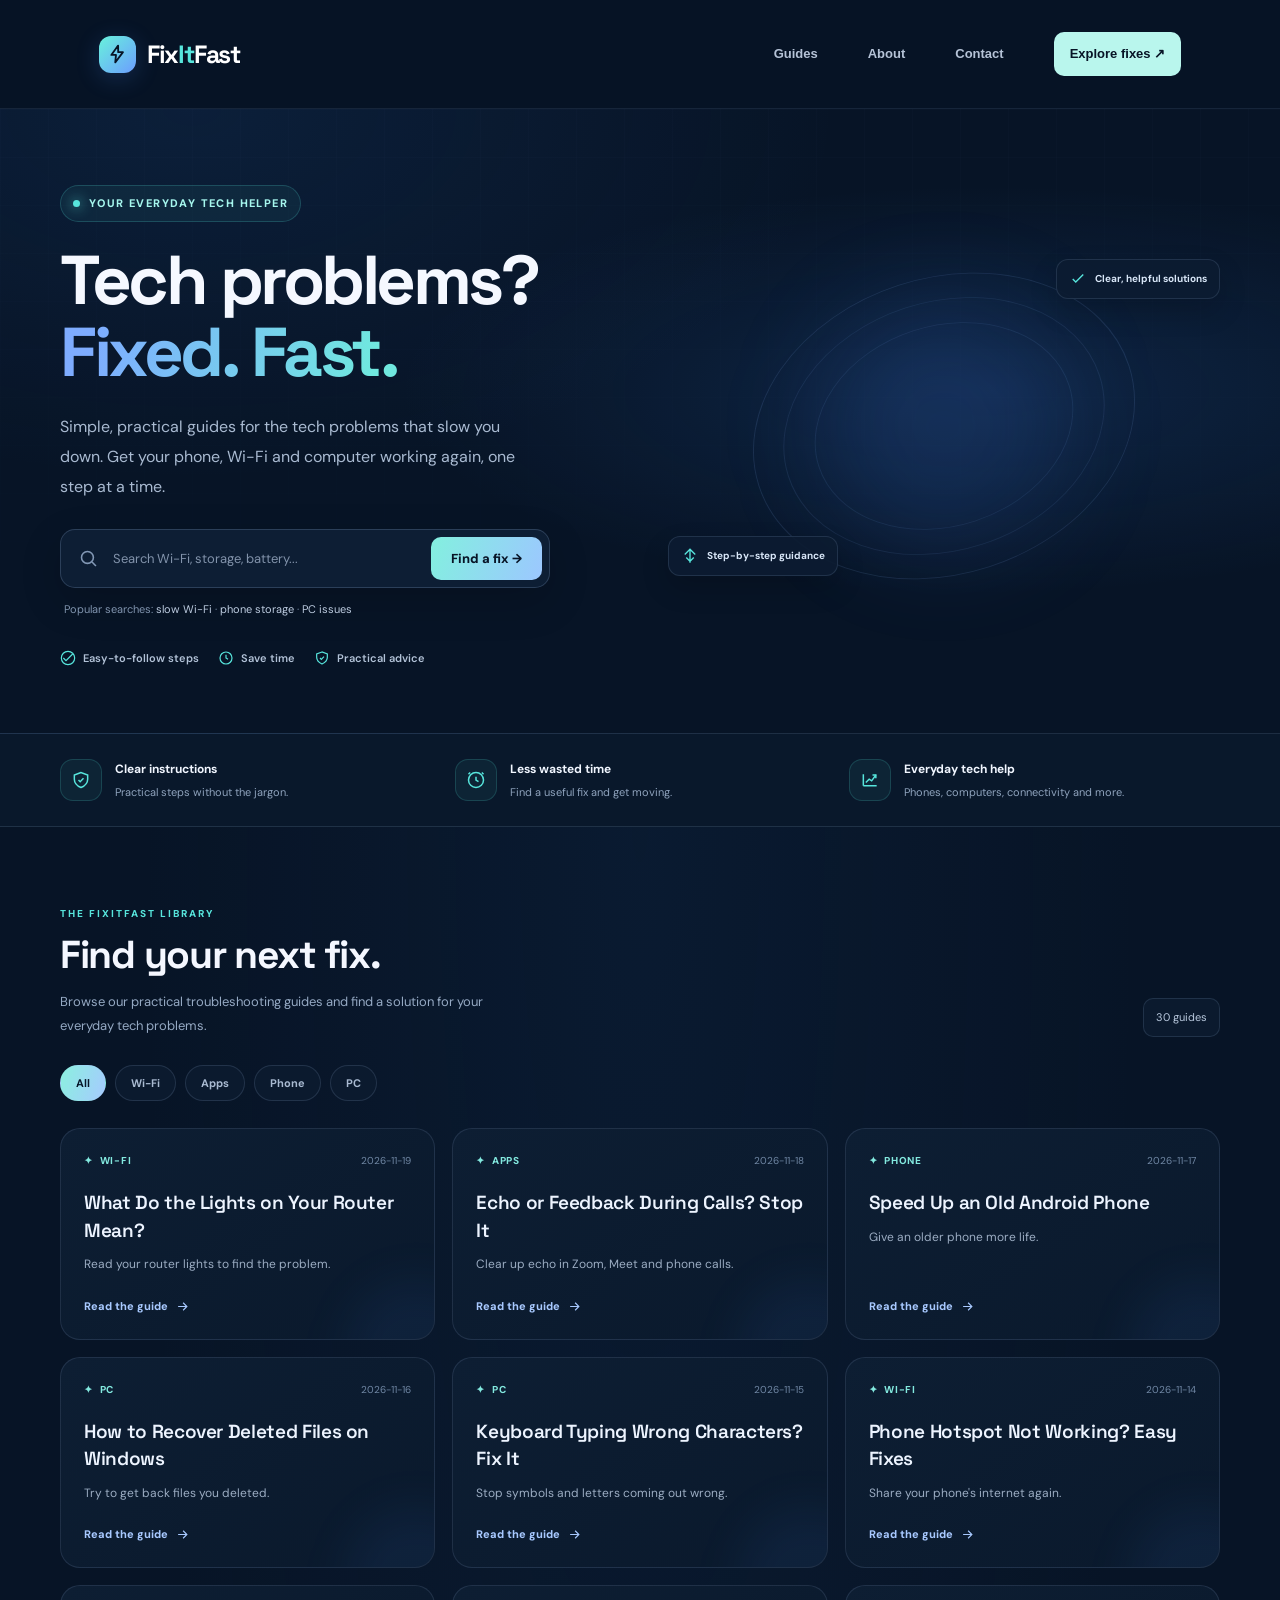
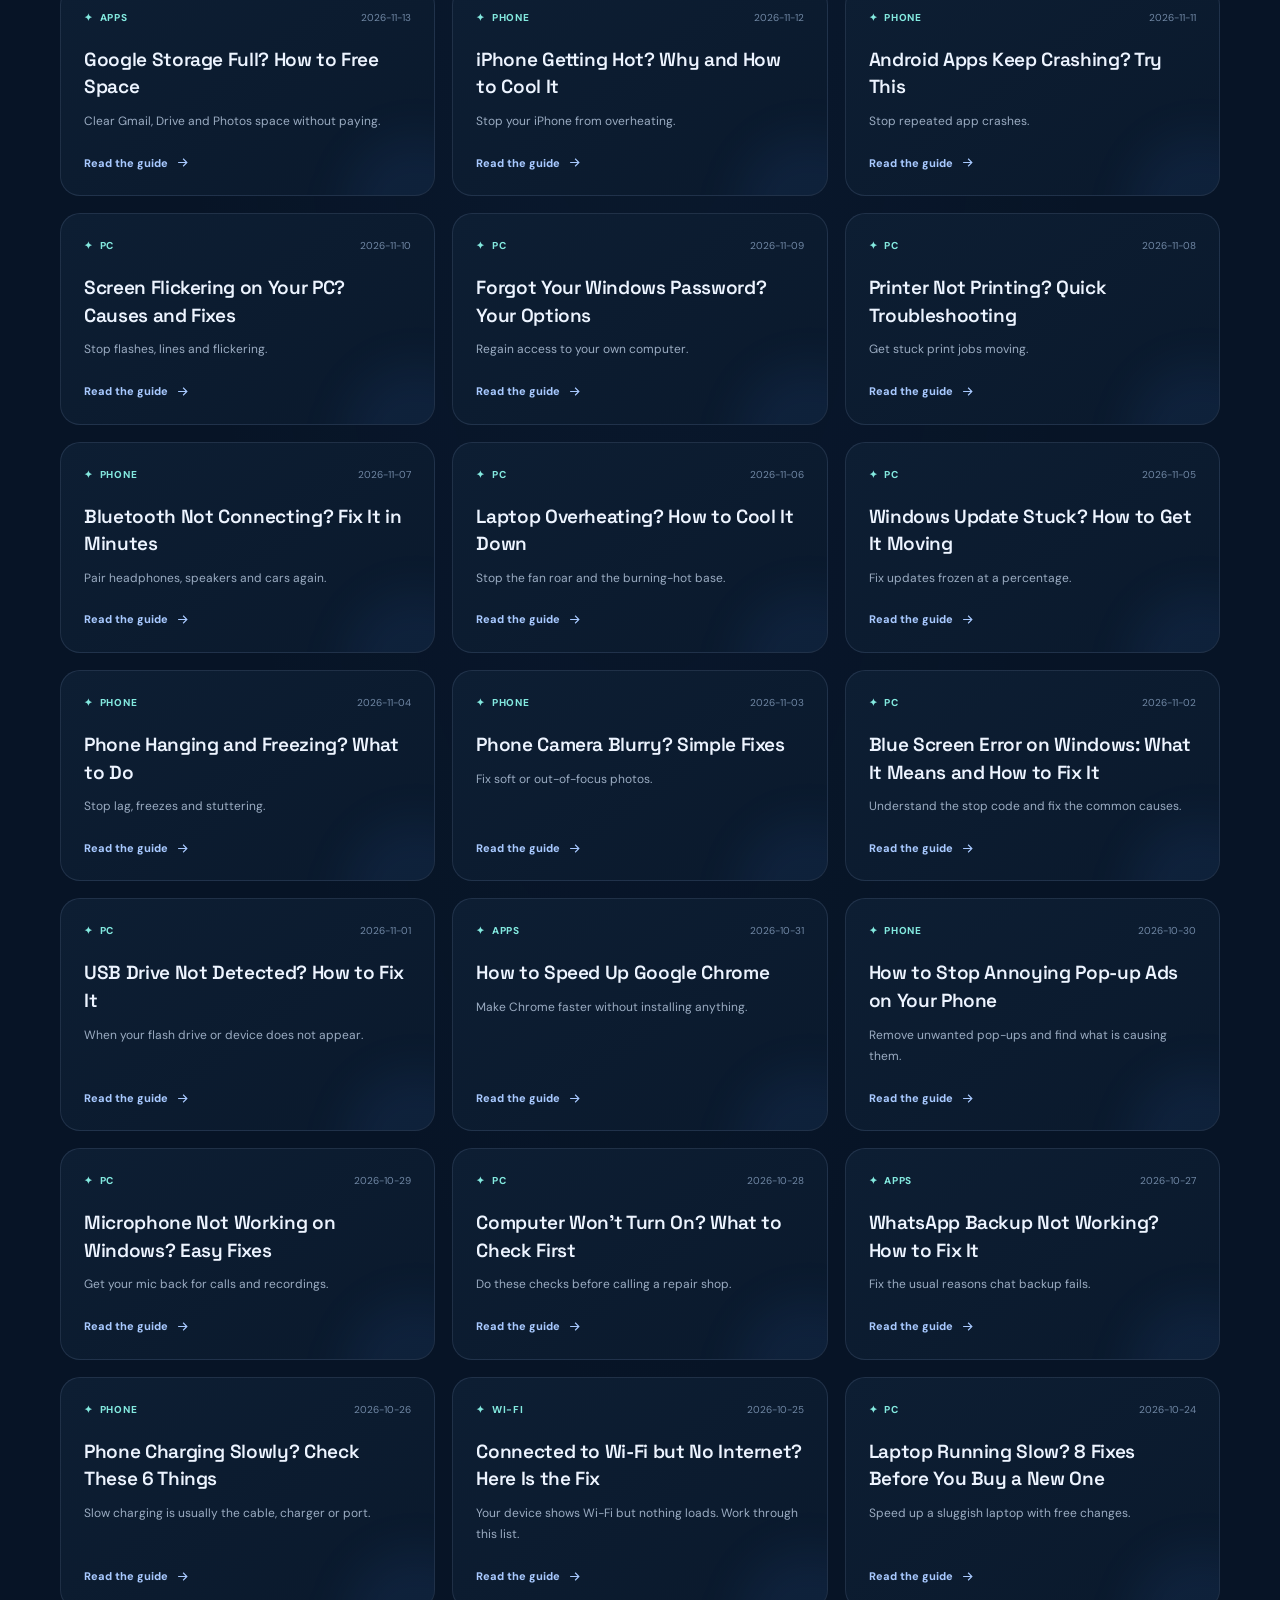
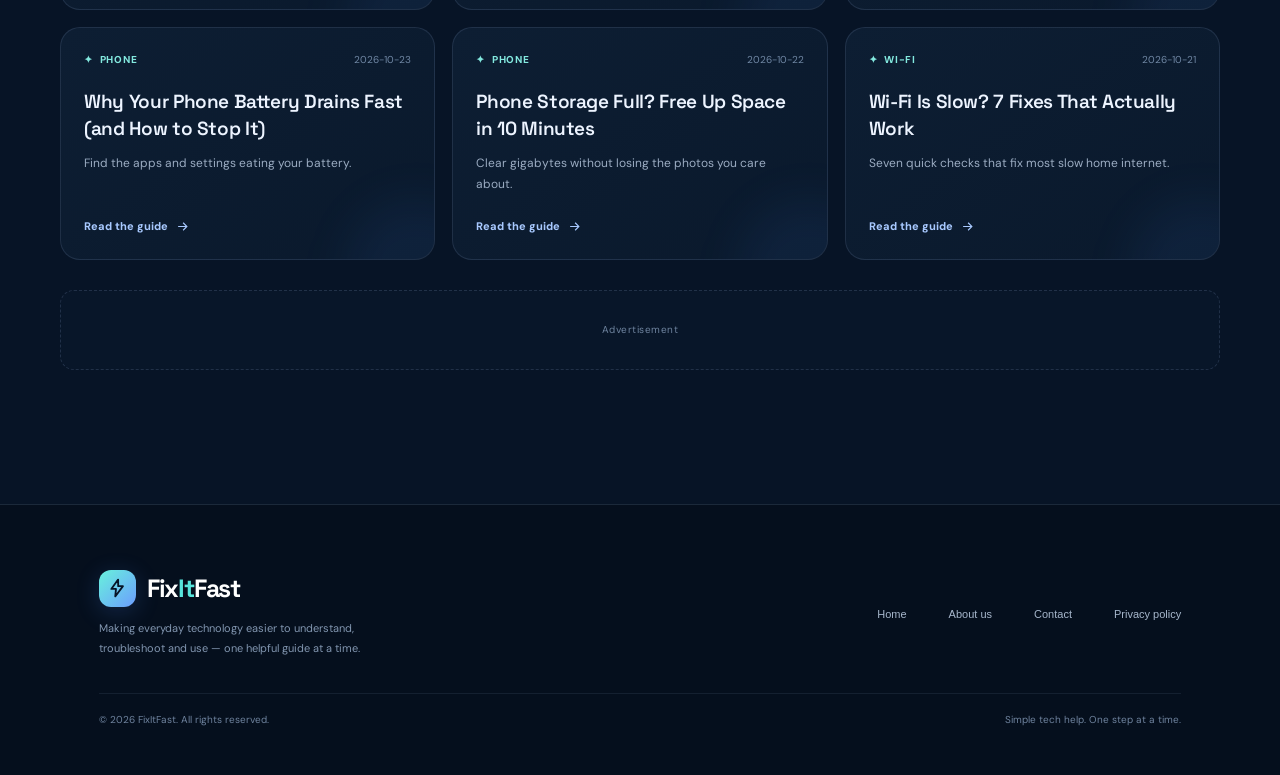
<file: index.html>
<!DOCTYPE html>
<html lang="en">
<head>
  <meta charset="utf-8">
  <meta name="viewport" content="width=device-width, initial-scale=1">

  <title>FixItFast – Simple Tech Fixes That Actually Work</title>
  <meta name="description" content="Discover simple, step-by-step solutions for phone, Wi-Fi, PC and USB problems. Fix everyday technology issues with FixItFast.">
  <meta name="theme-color" content="#071426">

  <meta property="og:title" content="FixItFast – Simple Tech Fixes">
  <meta property="og:description" content="Practical solutions for everyday phone, Wi-Fi and computer problems.">

  <link rel="preconnect" href="https://fonts.googleapis.com">
  <link rel="preconnect" href="https://fonts.gstatic.com" crossorigin>
  <link href="https://fonts.googleapis.com/css2?family=DM+Sans:wght@400;500;600;700;800&family=Space+Grotesk:wght@400;500;600;700&display=swap" rel="stylesheet">

  <!-- Keep your existing stylesheet -->
  <link rel="stylesheet" href="style.css">

  <!-- Homepage-only styles: no changes to style.css required -->
  <style>
    :root {
      --ff-bg: #071426;
      --ff-panel: #0c1c31;
      --ff-panel-light: #10243d;
      --ff-blue: #4f8cff;
      --ff-cyan: #57e5dc;
      --ff-text: #f2f6ff;
      --ff-muted: #9caec6;
      --ff-border: rgba(166, 195, 235, .14);
      --ff-radius: 20px;
    }

    html {
      scroll-behavior: smooth;
      scroll-padding-top: 90px;
    }

    body {
      margin: 0;
      background: #071426;
      color: var(--ff-text);
      font-family: "DM Sans", sans-serif;
      -webkit-font-smoothing: antialiased;
    }

    body, button, input {
      font-family: "DM Sans", sans-serif;
    }

    body a {
      text-decoration: none;
    }

    .ff-shell {
      width: min(1160px, calc(100% - 44px));
      margin-inline: auto;
    }

    /* Header */
    .ff-header {
      position: sticky;
      top: 0;
      z-index: 20;
      background: rgba(7, 20, 38, .88);
      backdrop-filter: blur(18px);
      border-bottom: 1px solid rgba(166, 195, 235, .1);
    }

    .ff-header-inner {
      width: min(1160px, calc(100% - 44px));
      min-height: 76px;
      margin: auto;
      display: flex;
      align-items: center;
      justify-content: space-between;
      gap: 24px;
    }

    .ff-logo {
      display: inline-flex;
      align-items: center;
      gap: 11px;
      color: #fff;
      font: 700 25px "Space Grotesk", sans-serif;
      letter-spacing: -1.2px;
    }

    .ff-logo-mark {
      width: 37px;
      height: 37px;
      display: grid;
      place-items: center;
      border-radius: 12px;
      color: #071426;
      background: linear-gradient(135deg, #68f2dc, #6c9dff);
      box-shadow: 0 5px 24px rgba(79, 140, 255, .2);
    }

    .ff-logo-mark svg {
      width: 22px;
      height: 22px;
    }

    .ff-logo .ff-brand-it {
      color: var(--ff-cyan);
    }

    .ff-nav {
      display: flex;
      align-items: center;
      gap: 30px;
    }

    .ff-nav a {
      color: #b5c3d7;
      font-size: 13px;
      font-weight: 600;
      transition: color .2s;
    }

    .ff-nav a:hover {
      color: #fff;
    }

    .ff-nav .ff-nav-cta {
      padding: 11px 16px;
      color: #071426;
      background: #b9f6ed;
      border-radius: 10px;
      font-weight: 800;
    }

    /* Hero */
    .ff-hero {
      position: relative;
      isolation: isolate;
      overflow: hidden;
      border-bottom: 1px solid var(--ff-border);
      background:
        radial-gradient(ellipse at 77% 45%, rgba(43, 104, 190, .20), transparent 42%),
        radial-gradient(ellipse at 15% 0%, rgba(43, 104, 190, .13), transparent 42%),
        #071426;
    }

    .ff-hero::before {
      position: absolute;
      z-index: -1;
      inset: 0;
      content: "";
      opacity: .25;
      pointer-events: none;
      background-image:
        linear-gradient(rgba(128, 164, 215, .08) 1px, transparent 1px),
        linear-gradient(90deg, rgba(128, 164, 215, .08) 1px, transparent 1px);
      background-size: 48px 48px;
      mask-image: linear-gradient(to bottom, black, transparent 95%);
    }

    .ff-hero-inner {
      width: min(1160px, calc(100% - 44px));
      min-height: 565px;
      margin: auto;
      padding: 76px 0 65px;
      display: grid;
      grid-template-columns: 1.02fr .98fr;
      align-items: center;
      gap: 34px;
      box-sizing: border-box;
    }

    .ff-hero-copy {
      position: relative;
      z-index: 2;
      max-width: 610px;
    }

    .ff-eyebrow {
      display: inline-flex;
      align-items: center;
      gap: 9px;
      margin: 0 0 23px;
      padding: 8px 12px;
      border: 1px solid rgba(87, 229, 220, .2);
      border-radius: 999px;
      background: rgba(87, 229, 220, .06);
      color: #a6f7ee;
      font-size: 11px;
      font-weight: 800;
      letter-spacing: 1.4px;
      text-transform: uppercase;
    }

    .ff-status-dot {
      width: 7px;
      height: 7px;
      border-radius: 50%;
      background: var(--ff-cyan);
      box-shadow: 0 0 13px var(--ff-cyan);
    }

    .ff-hero h1 {
      margin: 0;
      max-width: 630px;
      color: #f5f8ff;
      font: 700 clamp(43px, 5.4vw, 70px)/1.04 "Space Grotesk", sans-serif;
      letter-spacing: -3.5px;
    }

    .ff-hero h1 .ff-gradient {
      color: #77a9ff;
      background: linear-gradient(100deg, #7eacff 10%, #70e8df 92%);
      background-clip: text;
      -webkit-background-clip: text;
      -webkit-text-fill-color: transparent;
    }

    .ff-hero-description {
      max-width: 485px;
      margin: 24px 0 28px;
      color: #a9bad1;
      font-size: 16px;
      line-height: 1.85;
    }

    .ff-search {
      display: flex;
      align-items: center;
      gap: 8px;
      max-width: 490px;
      padding: 7px;
      border: 1px solid rgba(166, 195, 235, .2);
      border-radius: 15px;
      background: rgba(14, 32, 54, .93);
      box-shadow: 0 14px 42px rgba(0, 0, 0, .16);
    }

    .ff-search-icon {
      flex-shrink: 0;
      width: 21px;
      height: 21px;
      margin-left: 10px;
      color: #8298b5;
    }

    .ff-search input {
      width: 100%;
      min-width: 0;
      height: 43px;
      padding: 0 6px;
      outline: none;
      border: 0;
      color: #f5f8ff;
      background: transparent;
      font-size: 13px;
    }

    .ff-search input::placeholder {
      color: #8293ab;
    }

    .ff-search:focus-within {
      border-color: rgba(87, 229, 220, .7);
      box-shadow: 0 0 0 3px rgba(87, 229, 220, .08);
    }

    .ff-search button {
      flex-shrink: 0;
      min-height: 43px;
      padding: 0 20px;
      border: 0;
      border-radius: 10px;
      color: #071426;
      background: linear-gradient(110deg, #83f0df, #9cc7ff);
      font-size: 13px;
      font-weight: 800;
      cursor: pointer;
      transition: transform .2s, filter .2s;
    }

    .ff-search button:hover {
      transform: translateY(-1px);
      filter: brightness(1.06);
    }

    .ff-search-hint {
      margin: 12px 0 0 4px;
      color: #8094ae;
      font-size: 11px;
    }

    .ff-search-hint span {
      color: #bdcce0;
    }

    .ff-trust-row {
      display: flex;
      flex-wrap: wrap;
      gap: 19px;
      margin-top: 30px;
      color: #b2c2d7;
      font-size: 11px;
      font-weight: 600;
    }

    .ff-trust-item {
      display: inline-flex;
      align-items: center;
      gap: 7px;
    }

    .ff-trust-item svg {
      width: 16px;
      height: 16px;
      color: var(--ff-cyan);
    }

    /* Animated technology illustration */
    .ff-visual {
      position: relative;
      min-width: 0;
      min-height: 405px;
      display: grid;
      place-items: center;
      isolation: isolate;
    }

    .ff-orbit {
      position: absolute;
      width: min(390px, 90%);
      aspect-ratio: 1;
      border: 1px solid rgba(128, 170, 231, .14);
      border-radius: 50%;
      transform: rotate(-18deg) scaleY(.76);
    }

    .ff-orbit::before,
    .ff-orbit::after {
      position: absolute;
      content: "";
      border: 1px solid rgba(128, 170, 231, .11);
      border-radius: 50%;
      inset: 30px;
    }

    .ff-orbit::after {
      inset: 62px;
    }

    .ff-visual-glow {
      position: absolute;
      width: 250px;
      height: 250px;
      border-radius: 50%;
      background: rgba(61, 120, 224, .15);
      filter: blur(48px);
    }

    .ff-device-stage {
      position: relative;
      z-index: 2;
      width: min(390px, 100%);
      height: 325px;
      display: grid;
      place-items: center;
    }

    .ff-device {
      position: absolute;
      width: 100%;
      height: 100%;
      display: grid;
      place-items: center;
      opacity: 0;
      transform: translateY(15px) scale(.92);
      animation: ff-device-cycle 16s infinite;
    }

    .ff-device:nth-child(1) { animation-delay: 0s; }
    .ff-device:nth-child(2) { animation-delay: 4s; }
    .ff-device:nth-child(3) { animation-delay: 8s; }
    .ff-device:nth-child(4) { animation-delay: 12s; }

    @keyframes ff-device-cycle {
      0%   { opacity: 0; transform: translateY(15px) scale(.92); }
      5%   { opacity: 1; transform: translateY(0) scale(1); }
      22%  { opacity: 1; transform: translateY(-4px) scale(1); }
      25%  { opacity: 0; transform: translateY(-15px) scale(.96); }
      100% { opacity: 0; transform: translateY(15px) scale(.92); }
    }

    .ff-device-art {
      width: min(280px, 76%);
      max-height: 255px;
      overflow: visible;
      filter: drop-shadow(0 24px 26px rgba(0, 0, 0, .3));
    }

    .ff-device-label {
      position: absolute;
      bottom: 8px;
      left: 50%;
      display: flex;
      align-items: center;
      gap: 9px;
      padding: 10px 15px;
      border: 1px solid rgba(166, 195, 235, .18);
      border-radius: 12px;
      background: rgba(12, 28, 49, .92);
      color: #edf5ff;
      font-size: 12px;
      font-weight: 700;
      white-space: nowrap;
      box-shadow: 0 10px 30px rgba(0, 0, 0, .2);
      transform: translateX(-50%);
    }

    .ff-device-label svg {
      width: 17px;
      height: 17px;
      color: var(--ff-cyan);
    }

    .ff-floating-tag {
      position: absolute;
      z-index: 4;
      display: flex;
      align-items: center;
      gap: 8px;
      padding: 10px 12px;
      border: 1px solid rgba(166, 195, 235, .14);
      border-radius: 12px;
      background: rgba(12, 28, 49, .92);
      color: #d9e7f8;
      font-size: 10px;
      font-weight: 700;
      box-shadow: 0 12px 28px rgba(0, 0, 0, .16);
      animation: ff-float 4s ease-in-out infinite;
    }

    .ff-floating-tag svg {
      width: 18px;
      height: 18px;
      color: var(--ff-cyan);
    }

    .ff-floating-one {
      top: 35px;
      right: 0;
    }

    .ff-floating-two {
      bottom: 53px;
      left: 0;
      animation-delay: -2s;
    }

    @keyframes ff-float {
      0%, 100% { transform: translateY(0); }
      50% { transform: translateY(-8px); }
    }

    /* Benefits strip */
    .ff-benefits {
      border-bottom: 1px solid var(--ff-border);
      background: #09182b;
    }

    .ff-benefits-inner {
      display: grid;
      grid-template-columns: repeat(3, 1fr);
      gap: 24px;
      padding-block: 25px;
    }

    .ff-benefit {
      display: flex;
      align-items: center;
      gap: 13px;
    }

    .ff-benefit-icon {
      flex-shrink: 0;
      width: 42px;
      height: 42px;
      display: grid;
      place-items: center;
      border: 1px solid rgba(87, 229, 220, .17);
      border-radius: 13px;
      background: rgba(87, 229, 220, .06);
      color: var(--ff-cyan);
    }

    .ff-benefit-icon svg {
      width: 20px;
      height: 20px;
    }

    .ff-benefit strong {
      display: block;
      margin-bottom: 4px;
      color: #f1f6ff;
      font-size: 12px;
    }

    .ff-benefit span {
      display: block;
      color: #8fa3bd;
      font-size: 11px;
      line-height: 1.5;
    }

    /* Guide section */
    .ff-guides-section {
      padding: 78px 0 84px;
      background:
        radial-gradient(ellipse at 50% 0%, rgba(30, 70, 124, .12), transparent 55%),
        #071426;
    }

    .ff-section-heading {
      display: flex;
      align-items: end;
      justify-content: space-between;
      gap: 24px;
      margin-bottom: 28px;
    }

    .ff-section-kicker {
      margin: 0 0 10px;
      color: var(--ff-cyan);
      font-size: 10px;
      font-weight: 800;
      letter-spacing: 2px;
      text-transform: uppercase;
    }

    .ff-section-heading h2 {
      margin: 0;
      color: #f4f7ff;
      font: 700 clamp(27px, 3.3vw, 39px)/1.2 "Space Grotesk", sans-serif;
      letter-spacing: -1.3px;
    }

    .ff-section-description {
      max-width: 440px;
      margin: 12px 0 0;
      color: #95a9c3;
      font-size: 13px;
      line-height: 1.8;
    }

    .ff-guide-count {
      flex-shrink: 0;
      padding: 9px 12px;
      border: 1px solid var(--ff-border);
      border-radius: 10px;
      color: #b8c8dd;
      background: #0b1a2e;
      font-size: 11px;
    }

    .ff-chips {
      display: flex;
      gap: 9px;
      flex-wrap: wrap;
      margin: 0 0 27px;
    }

    .ff-chip {
      padding: 10px 15px;
      border: 1px solid rgba(166, 195, 235, .15);
      border-radius: 999px;
      color: #a9bad1;
      background: #0b1a2e;
      font-size: 11px;
      font-weight: 700;
      cursor: pointer;
      transition: background .2s, color .2s, border-color .2s, transform .2s;
    }

    .ff-chip:hover {
      border-color: rgba(87, 229, 220, .4);
      color: #fff;
    }

    .ff-chip.on {
      border-color: transparent;
      color: #061629;
      background: linear-gradient(110deg, #8bf0df, #a6caff);
    }

    .ff-grid {
      display: grid;
      grid-template-columns: repeat(3, minmax(0, 1fr));
      gap: 17px;
    }

    .ff-card {
      position: relative;
      min-height: 185px;
      padding: 23px;
      box-sizing: border-box;
      display: flex;
      flex-direction: column;
      align-items: flex-start;
      overflow: hidden;
      border: 1px solid rgba(166, 195, 235, .13);
      border-radius: var(--ff-radius);
      background: linear-gradient(145deg, #0d1e33, #0a192c);
      transition: transform .22s, border-color .22s, box-shadow .22s;
    }

    .ff-card::after {
      position: absolute;
      right: -55px;
      bottom: -85px;
      width: 145px;
      height: 145px;
      content: "";
      border-radius: 50%;
      background: rgba(79, 140, 255, .07);
      filter: blur(22px);
      pointer-events: none;
    }

    .ff-card:hover {
      transform: translateY(-5px);
      border-color: rgba(87, 229, 220, .36);
      box-shadow: 0 18px 35px rgba(0, 0, 0, .16);
    }

    .ff-card-top {
      display: flex;
      align-items: center;
      justify-content: space-between;
      width: 100%;
      gap: 12px;
      margin-bottom: 20px;
    }

    .ff-card-category {
      display: inline-flex;
      align-items: center;
      gap: 7px;
      color: #83e9df;
      font-size: 10px;
      font-weight: 800;
      letter-spacing: .7px;
      text-transform: uppercase;
    }

    .ff-card-date {
      color: #7188a5;
      font-size: 10px;
    }

    .ff-card h3 {
      margin: 0 0 10px;
      color: #edf4ff;
      font: 600 19px/1.45 "Space Grotesk", sans-serif;
      letter-spacing: -.35px;
    }

    .ff-card p {
      margin: 0;
      color: #9bacc2;
      font-size: 12px;
      line-height: 1.8;
    }

    .ff-card-read {
      display: inline-flex;
      align-items: center;
      gap: 7px;
      margin-top: auto;
      padding-top: 21px;
      color: #a8c9ff;
      font-size: 11px;
      font-weight: 800;
    }

    .ff-card-read svg {
      width: 15px;
      height: 15px;
      transition: transform .2s;
    }

    .ff-card:hover .ff-card-read svg {
      transform: translateX(4px);
    }

    .ff-empty {
      grid-column: 1 / -1;
      padding: 40px 20px;
      border: 1px dashed var(--ff-border);
      border-radius: var(--ff-radius);
      color: #a9bad1;
      text-align: center;
      line-height: 1.8;
    }

    /* Ad area */
    .ff-ad {
      min-height: 80px;
      margin-top: 30px;
      padding: 17px;
      box-sizing: border-box;
      display: grid;
      place-items: center;
      border: 1px dashed rgba(166, 195, 235, .16);
      border-radius: 14px;
      color: #6f849f;
      background: rgba(10, 25, 44, .55);
      font-size: 10px;
      letter-spacing: .5px;
      text-align: center;
    }

    /* Footer */
    .ff-footer {
      border-top: 1px solid var(--ff-border);
      background: #050f1d;
    }

    .ff-footer-main {
      display: flex;
      align-items: center;
      justify-content: space-between;
      gap: 30px;
      padding-block: 35px;
    }

    .ff-footer-brand p {
      max-width: 320px;
      margin: 12px 0 0;
      color: #8296b0;
      font-size: 11px;
      line-height: 1.8;
    }

    .ff-footer-links {
      display: flex;
      flex-wrap: wrap;
      gap: 22px;
    }

    .ff-footer-links a {
      color: #a7b7cc;
      font-size: 11px;
      transition: color .2s;
    }

    .ff-footer-links a:hover {
      color: var(--ff-cyan);
    }

    .ff-footer-bottom {
      display: flex;
      justify-content: space-between;
      gap: 20px;
      padding-block: 17px;
      border-top: 1px solid rgba(166, 195, 235, .09);
      color: #6f839e;
      font-size: 10px;
    }

    .ff-footer-bottom p {
      margin: 0;
    }

    /* Focus visibility */
    .ff-page a:focus-visible,
    .ff-page button:focus-visible,
    .ff-page input:focus-visible {
      outline: 2px solid var(--ff-cyan);
      outline-offset: 4px;
    }

    @media (min-width: 1500px) {
      .ff-hero-inner {
        min-height: 620px;
      }
    }

    @media (max-width: 900px) {
      .ff-hero-inner {
        min-height: auto;
        padding-block: 65px;
        grid-template-columns: 1fr .82fr;
        gap: 15px;
      }

      .ff-hero h1 {
        font-size: clamp(41px, 6vw, 57px);
        letter-spacing: -2.5px;
      }

      .ff-visual {
        min-height: 350px;
      }

      .ff-device-stage {
        height: 285px;
      }

      .ff-floating-one {
        right: -5px;
      }

      .ff-floating-two {
        left: -5px;
      }

      .ff-grid {
        grid-template-columns: repeat(2, minmax(0, 1fr));
      }
    }

    @media (max-width: 640px) {
      .ff-shell,
      .ff-header-inner,
      .ff-hero-inner {
        width: min(100% - 32px, 500px);
      }

      .ff-header-inner {
        min-height: 68px;
        gap: 12px;
      }

      .ff-logo {
        font-size: 22px;
      }

      .ff-logo-mark {
        width: 33px;
        height: 33px;
      }

      .ff-nav {
        gap: 15px;
      }

      .ff-nav a {
        font-size: 11px;
      }

      .ff-nav .ff-nav-cta {
        padding: 9px 10px;
      }

      .ff-hero-inner {
        padding-block: 51px 35px;
        grid-template-columns: 1fr;
        gap: 20px;
      }

      .ff-eyebrow {
        margin-bottom: 18px;
        font-size: 9px;
      }

      .ff-hero h1 {
        max-width: 490px;
        font-size: clamp(42px, 11.3vw, 57px);
        letter-spacing: -2.7px;
      }

      .ff-hero-description {
        margin: 18px 0 23px;
        font-size: 14px;
        line-height: 1.8;
      }

      .ff-search {
        gap: 4px;
        padding: 5px;
      }

      .ff-search-icon {
        width: 18px;
        height: 18px;
        margin-left: 6px;
      }

      .ff-search input {
        font-size: 12px;
      }

      .ff-search button {
        min-height: 40px;
        padding-inline: 13px;
        font-size: 12px;
      }

      .ff-trust-row {
        gap: 12px;
        margin-top: 21px;
        font-size: 10px;
      }

      .ff-visual {
        min-height: 290px;
        margin-top: -3px;
      }

      .ff-orbit {
        width: 285px;
      }

      .ff-device-stage {
        width: 310px;
        max-width: 100%;
        height: 260px;
      }

      .ff-device-art {
        width: 220px;
        max-height: 205px;
      }

      .ff-device-label {
        bottom: 0;
        font-size: 11px;
      }

      .ff-floating-one {
        top: 10px;
        right: 0;
      }

      .ff-floating-two {
        bottom: 35px;
        left: 0;
      }

      .ff-floating-tag {
        padding: 8px 10px;
        font-size: 9px;
      }

      .ff-benefits-inner {
        grid-template-columns: 1fr;
        gap: 19px;
        padding-block: 23px;
      }

      .ff-benefit-icon {
        width: 39px;
        height: 39px;
      }

      .ff-guides-section {
        padding: 55px 0 58px;
      }

      .ff-section-heading {
        align-items: flex-start;
        margin-bottom: 23px;
      }

      .ff-section-heading h2 {
        font-size: 30px;
      }

      .ff-section-description {
        font-size: 12px;
      }

      .ff-guide-count {
        display: none;
      }

      .ff-chips {
        gap: 7px;
        margin-bottom: 20px;
      }

      .ff-chip {
        padding: 9px 12px;
        font-size: 10px;
      }

      .ff-grid {
        grid-template-columns: 1fr;
        gap: 12px;
      }

      .ff-card {
        min-height: 165px;
        padding: 20px;
      }

      .ff-card h3 {
        font-size: 18px;
      }

      .ff-footer-main {
        align-items: flex-start;
        flex-direction: column;
        gap: 25px;
        padding-block: 30px;
      }

      .ff-footer-links {
        gap: 17px;
      }

      .ff-footer-bottom {
        flex-direction: column;
        gap: 8px;
        line-height: 1.6;
      }
    }

    @media (prefers-reduced-motion: reduce) {
      html {
        scroll-behavior: auto;
      }

      *, *::before, *::after {
        animation-duration: .01ms !important;
        animation-iteration-count: 1 !important;
        transition-duration: .01ms !important;
        scroll-behavior: auto !important;
      }

      .ff-device {
        opacity: 0;
      }

      .ff-device:first-child {
        opacity: 1;
        transform: none;
      }
    }
  </style>
</head>

<body>
<div class="ff-page">

  <!-- Header -->
  <header class="ff-header">
    <div class="ff-header-inner">
      <a class="ff-logo" href="index.html" aria-label="FixItFast home">
        <span class="ff-logo-mark" aria-hidden="true">
          <svg viewBox="0 0 24 24" fill="none">
            <path d="M13.2 2.8 5.8 13h5.1l-.8 8.2L18.5 10h-5.2l-.1-7.2Z"
              stroke="currentColor" stroke-width="2" stroke-linejoin="round"/>
          </svg>
        </span>
        <span>Fix<span class="ff-brand-it">It</span>Fast</span>
      </a>

      <nav class="ff-nav" aria-label="Main navigation">
        <a href="#guides">Guides</a>
        <a href="about.html">About</a>
        <a href="contact.html">Contact</a>
        <a class="ff-nav-cta" href="#guides">Explore fixes ↗</a>
      </nav>
    </div>
  </header>

  <!-- Hero -->
  <section class="ff-hero">
    <div class="ff-hero-inner">
      <div class="ff-hero-copy">
        <div class="ff-eyebrow">
          <span class="ff-status-dot"></span>
          Your everyday tech helper
        </div>

        <h1>
          Tech problems?<br>
          <span class="ff-gradient">Fixed. Fast.</span>
        </h1>

        <p class="ff-hero-description">
          Simple, practical guides for the tech problems that slow you down.
          Get your phone, Wi-Fi and computer working again, one step at a time.
        </p>

        <form class="ff-search" id="ff-search-form" role="search">
          <svg class="ff-search-icon" viewBox="0 0 24 24" fill="none"
               stroke="currentColor" stroke-width="1.8" aria-hidden="true">
            <circle cx="10.8" cy="10.8" r="6.8"/>
            <path d="m16 16 4.5 4.5"/>
          </svg>
          <input id="q" type="search" placeholder="Search Wi-Fi, storage, battery..."
                 aria-label="Search troubleshooting guides" autocomplete="off">
          <button type="submit">Find a fix <span aria-hidden="true">→</span></button>
        </form>

        <p class="ff-search-hint">
          Popular searches: <span>slow Wi-Fi</span> · <span>phone storage</span> · <span>PC issues</span>
        </p>

        <div class="ff-trust-row">
          <span class="ff-trust-item">
            <svg viewBox="0 0 24 24" fill="none" stroke="currentColor" stroke-width="1.8">
              <path d="m5 12 4 4L19 6"/>
              <circle cx="12" cy="12" r="10"/>
            </svg>
            Easy-to-follow steps
          </span>
          <span class="ff-trust-item">
            <svg viewBox="0 0 24 24" fill="none" stroke="currentColor" stroke-width="1.8">
              <circle cx="12" cy="12" r="9"/>
              <path d="M12 7v5l3 2"/>
            </svg>
            Save time
          </span>
          <span class="ff-trust-item">
            <svg viewBox="0 0 24 24" fill="none" stroke="currentColor" stroke-width="1.8">
              <path d="M12 3 4 6v5c0 5 3.5 8 8 10 4.5-2 8-5 8-10V6l-8-3Z"/>
              <path d="m9 12 2 2 4-4"/>
            </svg>
            Practical advice
          </span>
        </div>
      </div>

      <!-- Four animated illustrations: PC, Wi-Fi, phone, USB -->
      <div class="ff-visual" aria-label="Computer, Wi-Fi, mobile phone and USB illustrations">
        <div class="ff-orbit"></div>
        <div class="ff-visual-glow"></div>

        <div class="ff-floating-tag ff-floating-one">
          <svg viewBox="0 0 24 24" fill="none" stroke="currentColor" stroke-width="1.8">
            <path d="m5 12 4 4L19 6"/>
          </svg>
          Clear, helpful solutions
        </div>

        <div class="ff-floating-tag ff-floating-two">
          <svg viewBox="0 0 24 24" fill="none" stroke="currentColor" stroke-width="1.8">
            <path d="M12 3v18M5 10l7-7 7 7M7 14l5 5 5-5"/>
          </svg>
          Step-by-step guidance
        </div>

        <div class="ff-device-stage">

          <!-- 1. Desktop computer -->
          <div class="ff-device">
            <svg class="ff-device-art" viewBox="0 0 300 245" fill="none" aria-hidden="true">
              <defs>
                <linearGradient id="pcFrame" x1="36" y1="20" x2="265" y2="220">
                  <stop stop-color="#9bb8e8"/>
                  <stop offset="1" stop-color="#4b6895"/>
                </linearGradient>
                <linearGradient id="pcScreen" x1="60" y1="40" x2="238" y2="185">
                  <stop stop-color="#183c6b"/>
                  <stop offset="1" stop-color="#091a30"/>
                </linearGradient>
              </defs>
              <rect x="27" y="20" width="246" height="157" rx="13"
                    fill="url(#pcFrame)" stroke="#bdd5fa" stroke-width="1.5"/>
              <rect x="36" y="29" width="228" height="139" rx="7" fill="url(#pcScreen)"/>
              <path d="M36 127 89 74l40 38 45-51 90 81v26H36v-41Z"
                    fill="#24558b" opacity=".6"/>
              <path d="M36 145 95 109l38 22 48-34 83 49v22H36v-23Z"
                    fill="#2c94ae" opacity=".48"/>
              <rect x="124" y="177" width="52" height="26" rx="3" fill="#7895bb"/>
              <path d="M98 207h104l-10 10h-84l-10-10Z" fill="#b4c9e7"/>
              <rect x="50" y="42" width="78" height="5" rx="2.5" fill="#a3c5fa" opacity=".8"/>
              <rect x="50" y="54" width="47" height="4" rx="2" fill="#648cbf" opacity=".9"/>
              <rect x="50" y="66" width="63" height="4" rx="2" fill="#648cbf" opacity=".7"/>
              <circle cx="249" cy="156" r="3" fill="#71eee0"/>
            </svg>
            <div class="ff-device-label">
              <svg viewBox="0 0 24 24" fill="none" stroke="currentColor" stroke-width="1.8">
                <rect x="3" y="4" width="18" height="13" rx="2"/>
                <path d="M8 21h8M12 17v4"/>
              </svg>
              PC & computer fixes
            </div>
          </div>

          <!-- 2. Wi-Fi -->
          <div class="ff-device">
            <svg class="ff-device-art" viewBox="0 0 300 245" fill="none" aria-hidden="true">
              <defs>
                <linearGradient id="wifiBody" x1="65" y1="110" x2="238" y2="220">
                  <stop stop-color="#c2d6f4"/>
                  <stop offset="1" stop-color="#647fa8"/>
                </linearGradient>
                <linearGradient id="wifiSignal" x1="80" y1="30" x2="225" y2="150">
                  <stop stop-color="#7cf0df"/>
                  <stop offset="1" stop-color="#649dff"/>
                </linearGradient>
              </defs>
              <path d="M55 86Q150 3 245 86" stroke="url(#wifiSignal)" stroke-width="10" stroke-linecap="round"/>
              <path d="M79 109Q150 49 221 109" stroke="url(#wifiSignal)" stroke-width="10" stroke-linecap="round" opacity=".85"/>
              <path d="M106 132Q150 96 194 132" stroke="url(#wifiSignal)" stroke-width="10" stroke-linecap="round" opacity=".75"/>
              <circle cx="150" cy="151" r="7" fill="#8cf4e5"/>
              <rect x="54" y="160" width="192" height="49" rx="12" fill="url(#wifiBody)"/>
              <rect x="65" y="169" width="170" height="30" rx="7" fill="#152c4a"/>
              <circle cx="84" cy="184" r="3.5" fill="#71eee0"/>
              <circle cx="96" cy="184" r="3.5" fill="#71eee0" opacity=".7"/>
              <circle cx="108" cy="184" r="3.5" fill="#71eee0" opacity=".45"/>
              <path d="M170 184h48" stroke="#6587b5" stroke-width="3" stroke-linecap="round"/>
              <path d="M76 216h148" stroke="#7d9cbd" stroke-width="3" stroke-linecap="round" opacity=".5"/>
            </svg>
            <div class="ff-device-label">
              <svg viewBox="0 0 24 24" fill="none" stroke="currentColor" stroke-width="1.8">
                <path d="M2 8.8a15 15 0 0 1 20 0M5 12a10 10 0 0 1 14 0m-11 3.5a5 5 0 0 1 8 0"/>
                <circle cx="12" cy="19" r="1" fill="currentColor"/>
              </svg>
              Wi-Fi & internet
            </div>
          </div>

          <!-- 3. Mobile phone -->
          <div class="ff-device">
            <svg class="ff-device-art" viewBox="0 0 300 245" fill="none" aria-hidden="true">
              <defs>
                <linearGradient id="phoneFrame" x1="98" y1="13" x2="205" y2="229">
                  <stop stop-color="#b7cbee"/>
                  <stop offset="1" stop-color="#4d6993"/>
                </linearGradient>
                <linearGradient id="phoneScreen" x1="107" y1="30" x2="195" y2="210">
                  <stop stop-color="#183d68"/>
                  <stop offset="1" stop-color="#0b1b31"/>
                </linearGradient>
              </defs>
              <rect x="94" y="9" width="112" height="225" rx="20"
                    fill="url(#phoneFrame)" stroke="#d0e0f9" stroke-width="1.5"/>
              <rect x="102" y="18" width="96" height="207" rx="14" fill="url(#phoneScreen)"/>
              <rect x="133" y="24" width="34" height="5" rx="2.5" fill="#627fa7"/>
              <rect x="114" y="47" width="72" height="67" rx="10" fill="#214a7a"/>
              <circle cx="150" cy="76" r="17" stroke="#7aeadd" stroke-width="3"/>
              <path d="m143 76 5 5 10-12" stroke="#7aeadd" stroke-width="3" stroke-linecap="round" stroke-linejoin="round"/>
              <rect x="114" y="124" width="72" height="9" rx="4.5" fill="#7c9fcf" opacity=".8"/>
              <rect x="114" y="141" width="51" height="6" rx="3" fill="#597da9"/>
              <rect x="114" y="157" width="72" height="24" rx="7" fill="#1b3d65" stroke="#365c89"/>
              <circle cx="127" cy="169" r="4" fill="#78eddf"/>
              <rect x="137" y="166" width="39" height="5" rx="2.5" fill="#7596c2"/>
              <rect x="114" y="190" width="72" height="24" rx="7" fill="#1b3d65" stroke="#365c89"/>
              <circle cx="127" cy="202" r="4" fill="#80adff"/>
              <rect x="137" y="199" width="39" height="5" rx="2.5" fill="#7596c2"/>
            </svg>
            <div class="ff-device-label">
              <svg viewBox="0 0 24 24" fill="none" stroke="currentColor" stroke-width="1.8">
                <rect x="6" y="2" width="12" height="20" rx="3"/>
                <path d="M10 5h4m-3 13h2"/>
              </svg>
              Phone & mobile help
            </div>
          </div>

          <!-- 4. USB flash drive -->
          <div class="ff-device">
            <svg class="ff-device-art" viewBox="0 0 300 245" fill="none" aria-hidden="true">
              <defs>
                <linearGradient id="usbBody" x1="72" y1="65" x2="235" y2="184">
                  <stop stop-color="#b9d0f3"/>
                  <stop offset=".48" stop-color="#7296c7"/>
                  <stop offset="1" stop-color="#3d5d89"/>
                </linearGradient>
                <linearGradient id="usbMetal" x1="188" y1="102" x2="256" y2="152">
                  <stop stop-color="#e4f0ff"/>
                  <stop offset="1" stop-color="#809bbf"/>
                </linearGradient>
              </defs>
              <g transform="rotate(-28 150 125)">
                <rect x="48" y="88" width="164" height="76" rx="16" fill="url(#usbBody)" stroke="#c4d8f5" stroke-width="1.5"/>
                <path d="M61 101h120" stroke="#d9e7fa" stroke-width="3" stroke-linecap="round" opacity=".6"/>
                <rect x="188" y="104" width="60" height="44" rx="4" fill="url(#usbMetal)"/>
                <rect x="213" y="111" width="11" height="12" rx="1.5" fill="#415b7e"/>
                <rect x="231" y="111" width="11" height="12" rx="1.5" fill="#415b7e"/>
                <rect x="213" y="129" width="11" height="12" rx="1.5" fill="#415b7e"/>
                <rect x="231" y="129" width="11" height="12" rx="1.5" fill="#415b7e"/>
                <circle cx="75" cy="126" r="9" fill="#243f65" stroke="#b8d2f6" stroke-width="2"/>
                <circle cx="75" cy="126" r="3" fill="#7aeadd"/>
                <rect x="96" y="113" width="62" height="5" rx="2.5" fill="#e0ecfb" opacity=".7"/>
                <rect x="96" y="124" width="44" height="5" rx="2.5" fill="#e0ecfb" opacity=".4"/>
                <rect x="96" y="135" width="53" height="5" rx="2.5" fill="#e0ecfb" opacity=".4"/>
              </g>
              <circle cx="228" cy="57" r="18" fill="#163b52" stroke="#5ce4d9" stroke-opacity=".5"/>
              <path d="m219 57 6 6 12-13" stroke="#7cf0df" stroke-width="3" stroke-linecap="round" stroke-linejoin="round"/>
            </svg>
            <div class="ff-device-label">
              <svg viewBox="0 0 24 24" fill="none" stroke="currentColor" stroke-width="1.8">
                <rect x="4" y="8" width="12" height="8" rx="2"/>
                <path d="M16 10h4v4h-4M7 8V5m4 3V5"/>
              </svg>
              USB & storage problems
            </div>
          </div>
        </div>
      </div>
    </div>
  </section>

  <!-- Benefits -->
  <section class="ff-benefits" aria-label="Why use FixItFast">
    <div class="ff-shell ff-benefits-inner">
      <div class="ff-benefit">
        <div class="ff-benefit-icon">
          <svg viewBox="0 0 24 24" fill="none" stroke="currentColor" stroke-width="1.8">
            <path d="M12 3 4 6v5c0 5 3.5 8 8 10 4.5-2 8-5 8-10V6l-8-3Z"/>
            <path d="m9 12 2 2 4-4"/>
          </svg>
        </div>
        <div>
          <strong>Clear instructions</strong>
          <span>Practical steps without the jargon.</span>
        </div>
      </div>

      <div class="ff-benefit">
        <div class="ff-benefit-icon">
          <svg viewBox="0 0 24 24" fill="none" stroke="currentColor" stroke-width="1.8">
            <path d="M12 8v4l3 2"/>
            <circle cx="12" cy="12" r="9"/>
            <path d="M5 3 3 5m16-2 2 2"/>
          </svg>
        </div>
        <div>
          <strong>Less wasted time</strong>
          <span>Find a useful fix and get moving.</span>
        </div>
      </div>

      <div class="ff-benefit">
        <div class="ff-benefit-icon">
          <svg viewBox="0 0 24 24" fill="none" stroke="currentColor" stroke-width="1.8">
            <path d="M4 19V5m0 14h16"/>
            <path d="m7 15 4-4 3 2 5-7"/>
            <path d="M15 6h4v4"/>
          </svg>
        </div>
        <div>
          <strong>Everyday tech help</strong>
          <span>Phones, computers, connectivity and more.</span>
        </div>
      </div>
    </div>
  </section>

  <!-- Guides -->
  <main id="guides" class="ff-guides-section">
    <div class="ff-shell">
      <div class="ff-section-heading">
        <div>
          <p class="ff-section-kicker">The FixItFast library</p>
          <h2>Find your next fix.</h2>
          <p class="ff-section-description">
            Browse our practical troubleshooting guides and find a solution
            for your everyday tech problems.
          </p>
        </div>
        <span class="ff-guide-count" id="ff-guide-count">Loading guides…</span>
      </div>

      <div class="ff-chips" id="chips" aria-label="Filter guides by category"></div>
      <div class="ff-grid" id="grid" aria-live="polite"></div>

      <!-- Placeholder only: connect approved ad code after approval -->
      <div class="ff-ad" aria-label="Advertisement area">
        Advertisement
      </div>
    </div>
  </main>

  <!-- Footer -->
  <footer class="ff-footer">
    <div class="ff-shell ff-footer-main">
      <div class="ff-footer-brand">
        <a class="ff-logo" href="index.html">
          <span class="ff-logo-mark" aria-hidden="true">
            <svg viewBox="0 0 24 24" fill="none">
              <path d="M13.2 2.8 5.8 13h5.1l-.8 8.2L18.5 10h-5.2l-.1-7.2Z"
                stroke="currentColor" stroke-width="2" stroke-linejoin="round"/>
            </svg>
          </span>
          <span>Fix<span class="ff-brand-it">It</span>Fast</span>
        </a>
        <p>
          Making everyday technology easier to understand, troubleshoot
          and use — one helpful guide at a time.
        </p>
      </div>

      <nav class="ff-footer-links" aria-label="Footer navigation">
        <a href="index.html">Home</a>
        <a href="about.html">About us</a>
        <a href="contact.html">Contact</a>
        <a href="privacy.html">Privacy policy</a>
      </nav>
    </div>

    <div class="ff-shell ff-footer-bottom">
      <p>© <span id="y"></span> FixItFast. All rights reserved.</p>
      <p>Simple tech help. One step at a time.</p>
    </div>
  </footer>
</div>

<!-- Your existing article data stays unchanged -->
<script src="articles.js"></script>
<script>
(function () {
  "use strict";

  const grid = document.getElementById("grid");
  const searchInput = document.getElementById("q");
  const searchForm = document.getElementById("ff-search-form");
  const chipsContainer = document.getElementById("chips");
  const guideCount = document.getElementById("ff-guide-count");

  document.getElementById("y").textContent = new Date().getFullYear();

  // Keep the existing ARTICLES data format.
  const articles = Array.isArray(window.ARTICLES) ? window.ARTICLES : [];
  const today = new Date();
  const todayString = [
    today.getFullYear(),
    String(today.getMonth() + 1).padStart(2, "0"),
    String(today.getDate()).padStart(2, "0")
  ].join("-");

  const live = articles
    .filter(function (article) {
      return article && article.date && article.date <= todayString;
    })
    .sort(function (a, b) {
      return String(b.date).localeCompare(String(a.date));
    });

  let category = "All";

  function escapeHTML(value) {
    return String(value == null ? "" : value).replace(/[&<>"']/g, function (char) {
      return {
        "&": "&amp;",
        "<": "&lt;",
        ">": "&gt;",
        '"': "&quot;",
        "'": "&#39;"
      }[char];
    });
  }

  function makeArticleURL(id) {
    return "article.html?id=" + encodeURIComponent(String(id));
  }

  function drawChips() {
    const categories = ["All"].concat(
      Array.from(new Set(live.map(function (article) {
        return article.category || "General";
      })))
    );

    chipsContainer.innerHTML = categories.map(function (item) {
      return '<button type="button" class="ff-chip' +
        (item === category ? ' on' : '') +
        '" data-category="' + escapeHTML(item) + '"' +
        (item === category ? ' aria-pressed="true"' : ' aria-pressed="false"') +
        '>' + escapeHTML(item) + '</button>';
    }).join("");

    chipsContainer.querySelectorAll(".ff-chip").forEach(function (button) {
      button.addEventListener("click", function () {
        category = button.dataset.category;
        drawChips();
        drawGuides();
      });
    });
  }

  function drawGuides() {
    const term = searchInput.value.trim().toLowerCase();

    const matches = live.filter(function (article) {
      const articleCategory = article.category || "General";
      const searchableText = [
        article.title || "",
        article.summary || "",
        article.category || ""
      ].join(" ").toLowerCase();

      return (category === "All" || articleCategory === category) &&
        searchableText.includes(term);
    });

    guideCount.textContent = matches.length + (
      matches.length === 1 ? " guide" : " guides"
    );

    if (!matches.length) {
      grid.innerHTML =
        '<div class="ff-empty">' +
          '<strong>No matching guides found.</strong><br>' +
          'Try another search term or select a different category.' +
        '</div>';
      return;
    }

    grid.innerHTML = matches.map(function (article) {
      const articleCategory = article.category || "General";
      const articleDate = escapeHTML(article.date || "");
      const articleURL = makeArticleURL(article.id);

      return (
        '<a class="ff-card" href="' + escapeHTML(articleURL) + '">' +
          '<div class="ff-card-top">' +
            '<span class="ff-card-category">' +
              '<span aria-hidden="true">✦</span> ' +
              escapeHTML(articleCategory) +
            '</span>' +
            '<span class="ff-card-date">' + articleDate + '</span>' +
          '</div>' +
          '<h3>' + escapeHTML(article.title || "Untitled guide") + '</h3>' +
          '<p>' + escapeHTML(article.summary || "Open this guide for troubleshooting steps.") + '</p>' +
          '<span class="ff-card-read">Read the guide ' +
            '<svg viewBox="0 0 24 24" fill="none" stroke="currentColor" stroke-width="1.8" aria-hidden="true">' +
              '<path d="M5 12h14m-6-6 6 6-6 6"/>' +
            '</svg>' +
          '</span>' +
        '</a>'
      );
    }).join("");
  }

  searchInput.addEventListener("input", drawGuides);

  searchForm.addEventListener("submit", function (event) {
    event.preventDefault();
    drawGuides();
    document.getElementById("guides").scrollIntoView({
      behavior: window.matchMedia("(prefers-reduced-motion: reduce)").matches
        ? "auto"
        : "smooth"
    });
  });

  drawChips();
  drawGuides();
})();
</script>
</body>
</html>
</file>
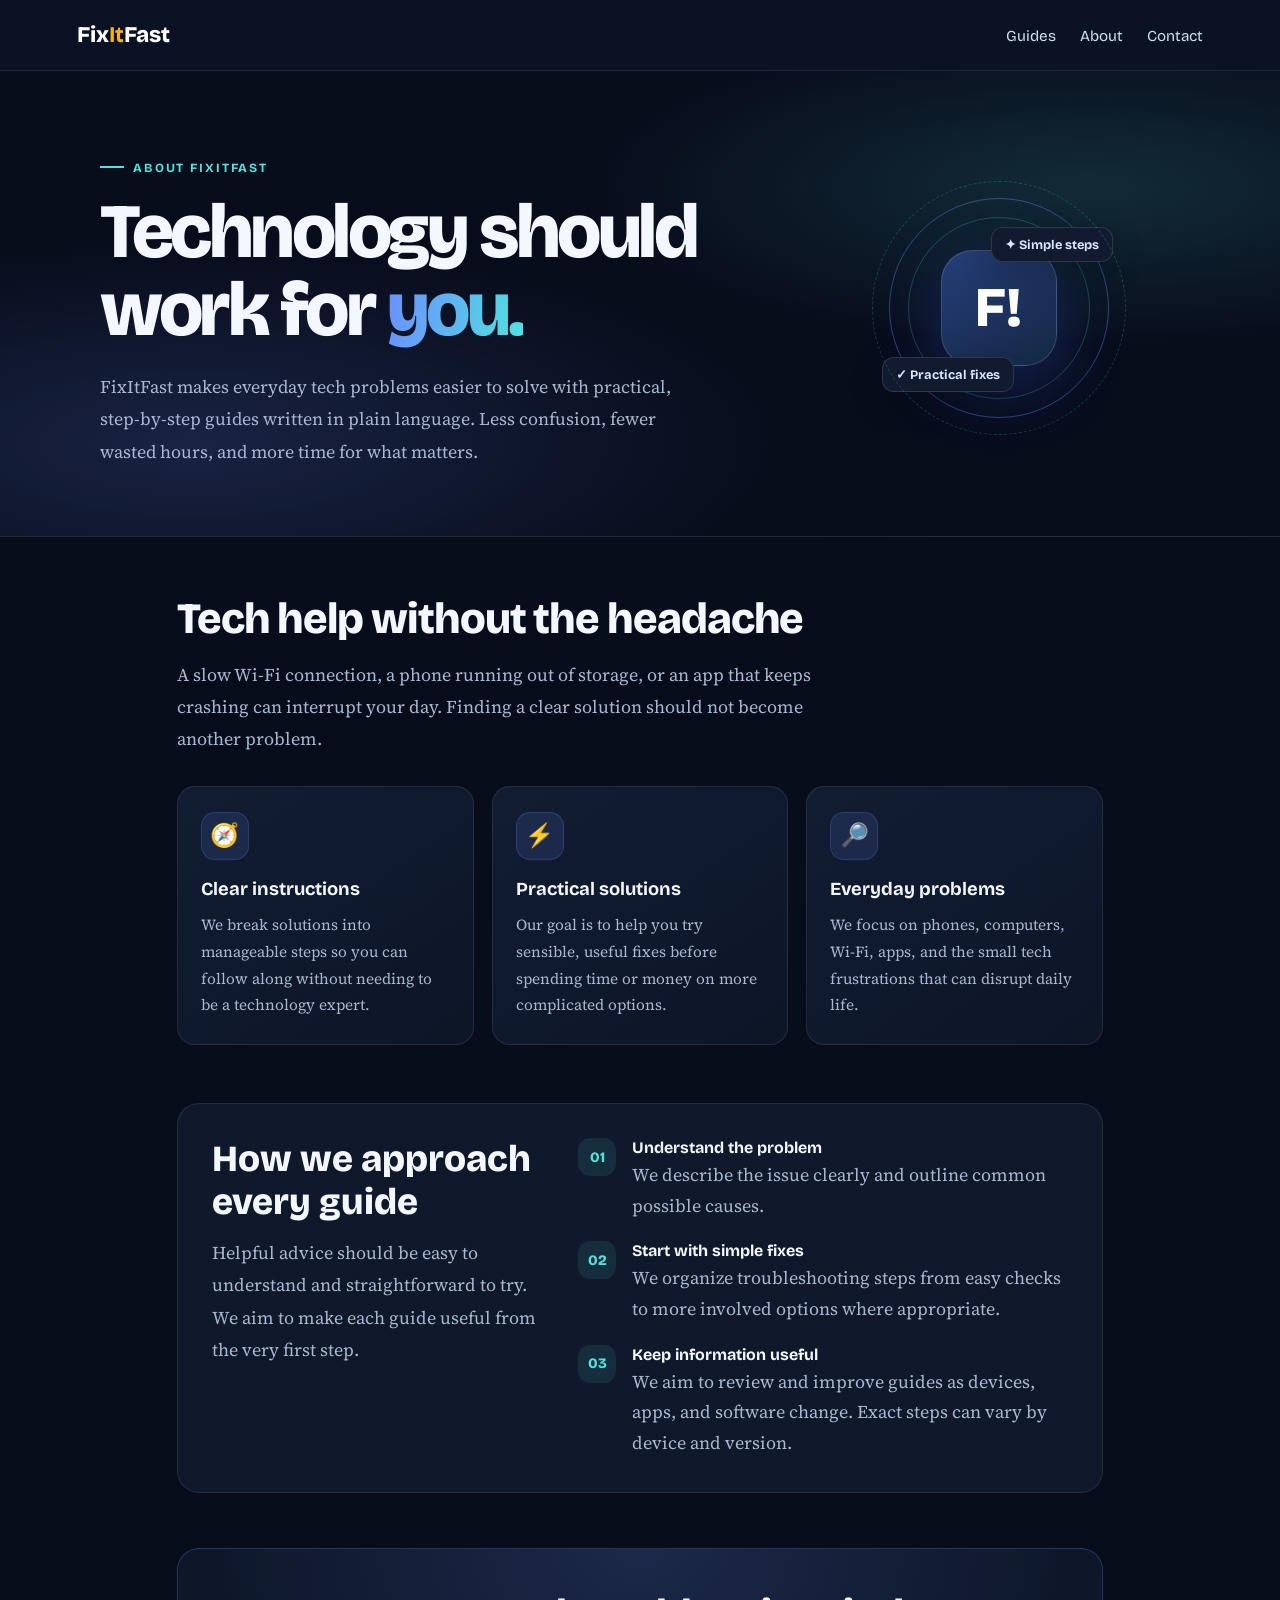
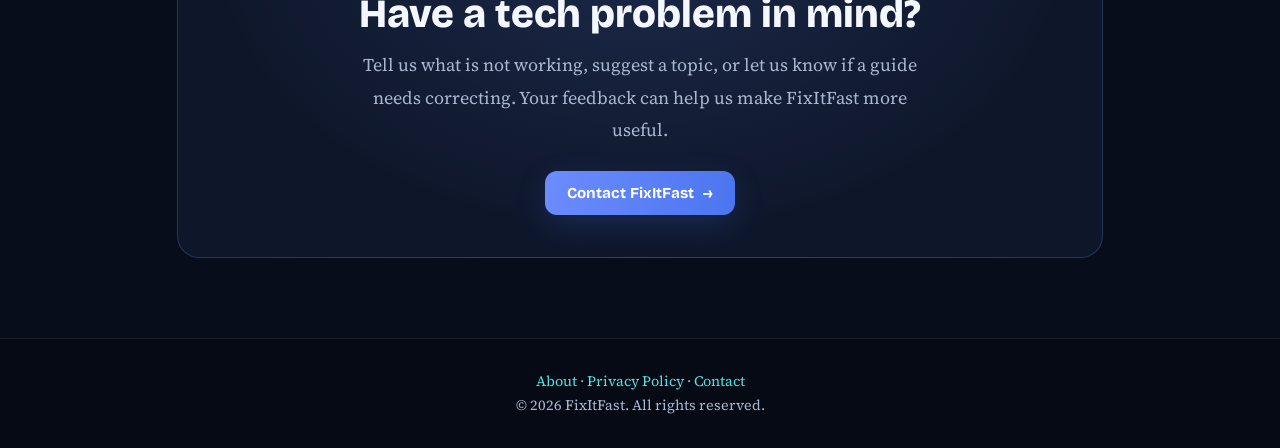
<file: about.html>
<!DOCTYPE html>
<html lang="en">
<head>
  <meta charset="utf-8">
  <meta name="viewport" content="width=device-width, initial-scale=1">
  <title>About FixItFast | Simple Tech Solutions</title>
  <meta name="description" content="Discover FixItFast: practical, easy-to-follow guides for solving everyday phone, Wi-Fi, computer and app problems.">

  <link rel="stylesheet" href="https://fonts.googleapis.com/css2?family=Bricolage+Grotesque:wght@500;700;800&family=Source+Serif+4&display=swap">
  <link rel="stylesheet" href="style.css">

  <style>
    body.about-page {
      --about-bg: #080d1c;
      --about-panel: #111a2e;
      --about-text: #f3f7ff;
      --about-muted: #a9b8d0;
      --about-blue: #6c8cff;
      --about-cyan: #50e3e0;
      background: var(--about-bg);
      color: var(--about-text);
      font-family: "Source Serif 4", Georgia, serif;
      min-height: 100vh;
    }

    .about-page *,
    .about-page *::before,
    .about-page *::after {
      box-sizing: border-box;
    }

    .about-page header {
      background: #0b1224;
      border-bottom: 1px solid rgba(255,255,255,.08);
    }

    .about-page .about-hero {
      position: relative;
      isolation: isolate;
      overflow: hidden;
      padding: 76px 6vw 68px;
      background:
        radial-gradient(ellipse at 85% 25%, rgba(80,227,224,.14), transparent 32%),
        radial-gradient(ellipse at 15% 80%, rgba(108,140,255,.17), transparent 38%),
        #080d1c;
      border-bottom: 1px solid rgba(255,255,255,.1);
    }

    .about-page .about-hero-inner {
      max-width: 1080px;
      margin: auto;
      display: grid;
      grid-template-columns: 1.3fr .7fr;
      align-items: center;
      gap: 45px;
    }

    .about-page .eyebrow {
      display: inline-flex;
      align-items: center;
      gap: 9px;
      color: var(--about-cyan);
      font: 700 .78rem "Bricolage Grotesque", sans-serif;
      text-transform: uppercase;
      letter-spacing: .15em;
      margin-bottom: 18px;
    }

    .about-page .eyebrow::before {
      content: "";
      width: 24px;
      height: 2px;
      background: var(--about-cyan);
    }

    .about-page .about-hero h1 {
      max-width: 680px;
      margin: 0 0 22px;
      color: var(--about-text);
      font: 800 clamp(2.6rem, 6vw, 4.8rem)/1.02 "Bricolage Grotesque", sans-serif;
      letter-spacing: -.045em;
    }

    .about-page .gradient-text {
      background: linear-gradient(100deg, #6c8cff, #50e3e0);
      -webkit-background-clip: text;
      background-clip: text;
      color: transparent;
    }

    .about-page .hero-description {
      max-width: 600px;
      color: var(--about-muted);
      font-size: 1.12rem;
      line-height: 1.8;
      margin: 0;
    }

    .about-page .hero-art {
      display: grid;
      place-items: center;
      min-height: 260px;
      position: relative;
    }

    .about-page .orbit {
      width: 220px;
      height: 220px;
      border: 1px solid rgba(108,140,255,.4);
      border-radius: 50%;
      display: grid;
      place-items: center;
      position: relative;
      animation: about-float 5s ease-in-out infinite;
    }

    .about-page .orbit::before,
    .about-page .orbit::after {
      content: "";
      position: absolute;
      border: 1px solid rgba(80,227,224,.23);
      border-radius: 50%;
    }

    .about-page .orbit::before {
      inset: 18px;
    }

    .about-page .orbit::after {
      inset: -18px;
      border-style: dashed;
      animation: about-spin 24s linear infinite;
    }

    .about-page .hero-icon {
      width: 116px;
      height: 116px;
      display: grid;
      place-items: center;
      border-radius: 32px;
      color: white;
      font: 800 3.5rem "Bricolage Grotesque", sans-serif;
      background: linear-gradient(145deg, #263d79, #142844);
      border: 1px solid rgba(255,255,255,.16);
      box-shadow: 0 20px 65px rgba(57,103,255,.28);
    }

    .about-page .float-tag {
      position: absolute;
      padding: 9px 13px;
      border-radius: 12px;
      background: #111a2e;
      border: 1px solid rgba(255,255,255,.12);
      color: #dce7ff;
      font: 700 .8rem "Bricolage Grotesque", sans-serif;
      box-shadow: 0 10px 35px rgba(0,0,0,.2);
    }

    .about-page .tag-one {
      top: 28px;
      right: -5px;
    }

    .about-page .tag-two {
      bottom: 25px;
      left: -8px;
    }

    .about-page .about-content {
      max-width: 1080px;
      margin: auto;
      padding: 58px 6vw 20px;
    }

    .about-page .section-heading {
      max-width: 680px;
      margin-bottom: 28px;
    }

    .about-page .section-heading h2 {
      color: var(--about-text);
      font: 800 clamp(1.8rem, 4vw, 2.7rem)/1.15 "Bricolage Grotesque", sans-serif;
      letter-spacing: -.025em;
      margin: 0 0 14px;
    }

    .about-page .section-heading p {
      color: var(--about-muted);
      margin: 0;
      line-height: 1.8;
    }

    .about-page .feature-grid {
      display: grid;
      grid-template-columns: repeat(3, minmax(0, 1fr));
      gap: 18px;
      margin: 30px 0 58px;
    }

    .about-page .feature-card {
      padding: 25px 23px;
      background: linear-gradient(145deg, #121d33, #0d1527);
      border: 1px solid rgba(255,255,255,.09);
      border-radius: 18px;
      transition: transform .25s ease, border-color .25s ease;
    }

    .about-page .feature-card:hover {
      transform: translateY(-5px);
      border-color: rgba(80,227,224,.45);
    }

    .about-page .feature-icon {
      width: 48px;
      height: 48px;
      display: grid;
      place-items: center;
      border-radius: 14px;
      background: rgba(108,140,255,.13);
      border: 1px solid rgba(108,140,255,.2);
      font-size: 1.45rem;
      margin-bottom: 18px;
    }

    .about-page .feature-card h3 {
      color: var(--about-text);
      font: 700 1.15rem/1.3 "Bricolage Grotesque", sans-serif;
      margin: 0 0 10px;
    }

    .about-page .feature-card p {
      color: var(--about-muted);
      font-size: .96rem;
      line-height: 1.75;
      margin: 0;
    }

    .about-page .process-panel {
      display: grid;
      grid-template-columns: .8fr 1.2fr;
      gap: 40px;
      align-items: start;
      padding: 34px;
      background: #10192b;
      border: 1px solid rgba(255,255,255,.09);
      border-radius: 22px;
      margin-bottom: 55px;
    }

    .about-page .process-panel h2 {
      color: var(--about-text);
      font: 800 clamp(1.7rem, 3vw, 2.3rem)/1.15 "Bricolage Grotesque", sans-serif;
      margin: 0 0 14px;
    }

    .about-page .process-panel > div > p {
      color: var(--about-muted);
      line-height: 1.8;
      margin: 0;
    }

    .about-page .process-list {
      list-style: none;
      padding: 0;
      margin: 0;
      display: grid;
      gap: 20px;
    }

    .about-page .process-list li {
      display: grid;
      grid-template-columns: 40px 1fr;
      gap: 14px;
      align-items: start;
      color: var(--about-muted);
      line-height: 1.7;
    }

    .about-page .step-number {
      width: 38px;
      height: 38px;
      display: grid;
      place-items: center;
      border-radius: 12px;
      background: rgba(80,227,224,.1);
      color: var(--about-cyan);
      font: 800 .9rem "Bricolage Grotesque", sans-serif;
    }

    .about-page .process-list strong {
      display: block;
      color: var(--about-text);
      font: 700 1rem "Bricolage Grotesque", sans-serif;
      margin-bottom: 3px;
    }

    .about-page .about-cta {
      text-align: center;
      padding: 42px 25px;
      border: 1px solid rgba(108,140,255,.25);
      border-radius: 22px;
      background:
        radial-gradient(ellipse at 50% 0%, rgba(108,140,255,.15), transparent 65%),
        #0e172a;
      margin-bottom: 25px;
    }

    .about-page .about-cta h2 {
      color: var(--about-text);
      font: 800 clamp(1.8rem, 4vw, 2.5rem)/1.15 "Bricolage Grotesque", sans-serif;
      margin: 0 0 12px;
    }

    .about-page .about-cta p {
      max-width: 580px;
      color: var(--about-muted);
      margin: 0 auto 24px;
      line-height: 1.8;
    }

    .about-page .cta-button {
      display: inline-flex;
      align-items: center;
      justify-content: center;
      gap: 9px;
      padding: 13px 22px;
      border-radius: 12px;
      background: linear-gradient(100deg, #6c8cff, #4b75ef);
      color: white;
      text-decoration: none;
      font: 700 .95rem "Bricolage Grotesque", sans-serif;
      box-shadow: 0 10px 30px rgba(76,112,240,.2);
      transition: transform .2s ease;
    }

    .about-page .cta-button:hover {
      transform: translateY(-2px);
    }

    .about-page a:focus-visible {
      outline: 3px solid var(--about-cyan);
      outline-offset: 4px;
    }

    .about-page footer {
      background: #060a14;
      border-top: 1px solid rgba(255,255,255,.08);
      color: #a9b8d0;
      margin-top: 35px;
      text-align: center;
    }

    .about-page footer a {
      color: var(--about-cyan);
      text-decoration: none;
    }

    .about-page footer a:hover {
      text-decoration: underline;
    }

    @keyframes about-float {
      0%, 100% { transform: translateY(0); }
      50% { transform: translateY(-10px); }
    }

    @keyframes about-spin {
      to { transform: rotate(360deg); }
    }

    @media (max-width: 760px) {
      .about-page .about-hero-inner {
        grid-template-columns: 1fr;
        gap: 24px;
      }

      .about-page .about-hero {
        padding-top: 55px;
      }

      .about-page .hero-art {
        min-height: 230px;
      }

      .about-page .feature-grid {
        grid-template-columns: 1fr;
      }

      .about-page .process-panel {
        grid-template-columns: 1fr;
        gap: 25px;
        padding: 25px;
      }
    }

    @media (max-width: 480px) {
      .about-page nav a {
        margin-left: 10px;
        font-size: .86rem;
      }

      .about-page .orbit {
        width: 175px;
        height: 175px;
      }

      .about-page .hero-icon {
        width: 94px;
        height: 94px;
        border-radius: 26px;
        font-size: 2.8rem;
      }

      .about-page .tag-one {
        right: 0;
      }

      .about-page .tag-two {
        left: 0;
      }
    }

    @media (prefers-reduced-motion: reduce) {
      .about-page *,
      .about-page *::before,
      .about-page *::after {
        animation-duration: .01ms !important;
        animation-iteration-count: 1 !important;
        scroll-behavior: auto !important;
        transition-duration: .01ms !important;
      }
    }
  </style>
</head>

<body class="about-page">
  <header>
    <a class="logo" href="index.html">Fix<b>It</b>Fast</a>
    <nav aria-label="Main navigation">
      <a href="index.html#guides">Guides</a>
      <a href="about.html" aria-current="page">About</a>
      <a href="contact.html">Contact</a>
    </nav>
  </header>

  <section class="about-hero">
    <div class="about-hero-inner">
      <div>
        <div class="eyebrow">About FixItFast</div>
        <h1>Technology should work for <span class="gradient-text">you.</span></h1>
        <p class="hero-description">
          FixItFast makes everyday tech problems easier to solve with practical,
          step-by-step guides written in plain language. Less confusion, fewer
          wasted hours, and more time for what matters.
        </p>
      </div>

      <div class="hero-art" aria-hidden="true">
        <div class="orbit">
          <div class="hero-icon">F!</div>
          <div class="float-tag tag-one">✦ Simple steps</div>
          <div class="float-tag tag-two">✓ Practical fixes</div>
        </div>
      </div>
    </div>
  </section>

  <main class="about-content">
    <section>
      <div class="section-heading">
        <h2>Tech help without the headache</h2>
        <p>
          A slow Wi-Fi connection, a phone running out of storage, or an app
          that keeps crashing can interrupt your day. Finding a clear solution
          should not become another problem.
        </p>
      </div>

      <div class="feature-grid">
        <article class="feature-card">
          <div class="feature-icon" aria-hidden="true">🧭</div>
          <h3>Clear instructions</h3>
          <p>
            We break solutions into manageable steps so you can follow along
            without needing to be a technology expert.
          </p>
        </article>

        <article class="feature-card">
          <div class="feature-icon" aria-hidden="true">⚡</div>
          <h3>Practical solutions</h3>
          <p>
            Our goal is to help you try sensible, useful fixes before spending
            time or money on more complicated options.
          </p>
        </article>

        <article class="feature-card">
          <div class="feature-icon" aria-hidden="true">🔎</div>
          <h3>Everyday problems</h3>
          <p>
            We focus on phones, computers, Wi-Fi, apps, and the small tech
            frustrations that can disrupt daily life.
          </p>
        </article>
      </div>
    </section>

    <section class="process-panel">
      <div>
        <h2>How we approach every guide</h2>
        <p>
          Helpful advice should be easy to understand and straightforward to
          try. We aim to make each guide useful from the very first step.
        </p>
      </div>

      <ol class="process-list">
        <li>
          <span class="step-number">01</span>
          <div>
            <strong>Understand the problem</strong>
            We describe the issue clearly and outline common possible causes.
          </div>
        </li>
        <li>
          <span class="step-number">02</span>
          <div>
            <strong>Start with simple fixes</strong>
            We organize troubleshooting steps from easy checks to more involved
            options where appropriate.
          </div>
        </li>
        <li>
          <span class="step-number">03</span>
          <div>
            <strong>Keep information useful</strong>
            We aim to review and improve guides as devices, apps, and software
            change. Exact steps can vary by device and version.
          </div>
        </li>
      </ol>
    </section>

    <section class="about-cta">
      <h2>Have a tech problem in mind?</h2>
      <p>
        Tell us what is not working, suggest a topic, or let us know if a guide
        needs correcting. Your feedback can help us make FixItFast more useful.
      </p>
      <a class="cta-button" href="contact.html">
        Contact FixItFast <span aria-hidden="true">→</span>
      </a>
    </section>
  </main>

  <footer>
    <a href="about.html">About</a> ·
    <a href="privacy.html">Privacy Policy</a> ·
    <a href="contact.html">Contact</a>
    <br>
    © <span id="y"></span> FixItFast. All rights reserved.
  </footer>

  <script>
    document.getElementById("y").textContent = new Date().getFullYear();
  </script>
</body>
</html>
</file>
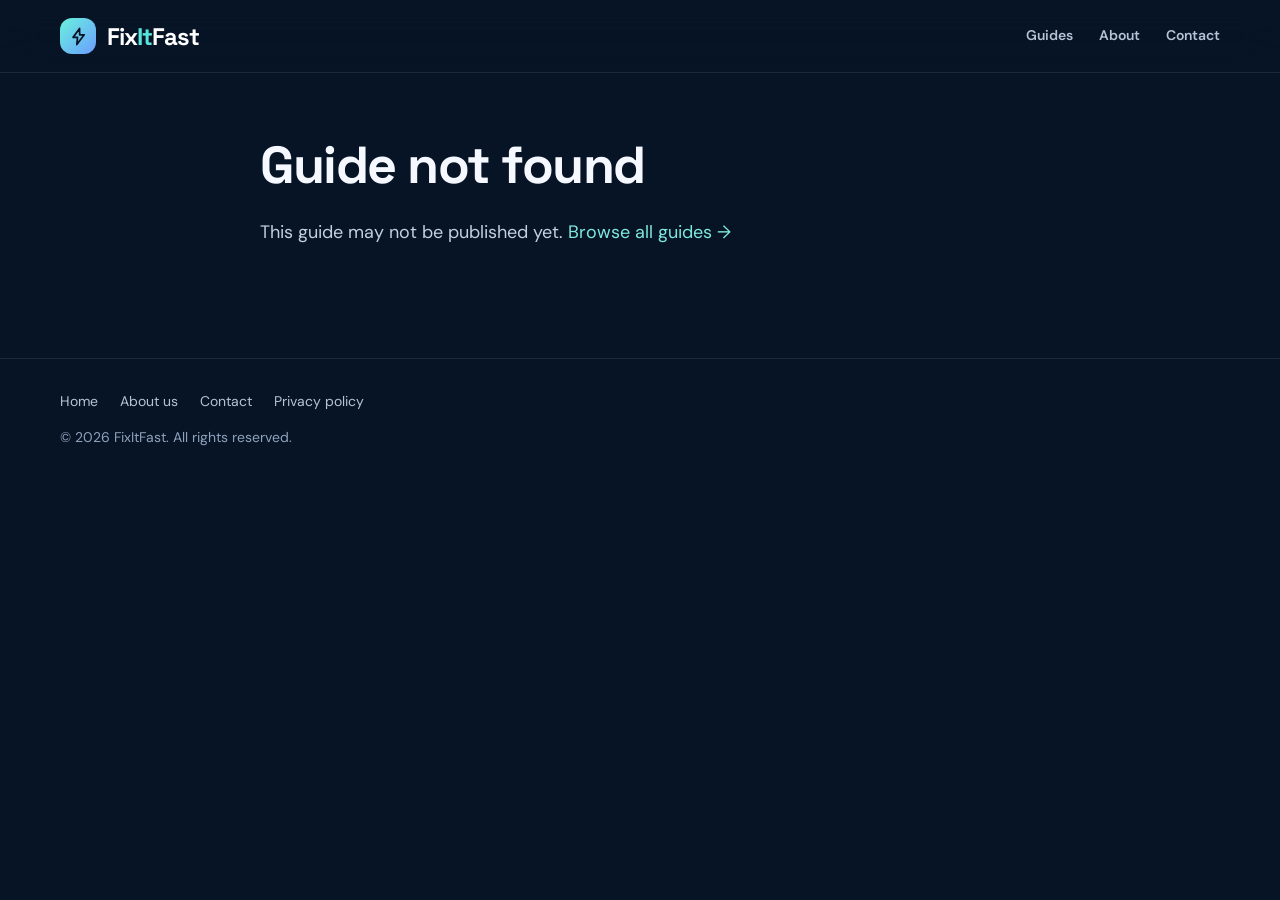
<file: article.html>
<!DOCTYPE html><html lang="en"><head><meta charset="utf-8"><meta name="viewport" content="width=device-width,initial-scale=1"><title>FixItFast</title><meta name="description" content="Step-by-step tech fixes from FixItFast."><meta name="theme-color" content="#071426"><link rel="preconnect" href="https://fonts.googleapis.com"><link rel="preconnect" href="https://fonts.gstatic.com" crossorigin><link href="https://fonts.googleapis.com/css2?family=DM+Sans:wght@400;500;600;700;800&family=Space+Grotesk:wght@500;700&display=swap" rel="stylesheet"><link rel="stylesheet" href="page.css"><!-- Paste your approved Google AdSense script here --></head><body><header class="ff-header"><div class="ff-header-inner"><a class="ff-logo" href="index.html" aria-label="FixItFast home"><span class="ff-logo-mark" aria-hidden="true"><svg viewBox="0 0 24 24" fill="none"><path d="M13.2 2.8 5.8 13h5.1l-.8 8.2L18.5 10h-5.2l-.1-7.2Z" stroke="currentColor" stroke-width="2" stroke-linejoin="round"/></svg></span><span>Fix<span class="ff-brand-it">It</span>Fast</span></a><nav class="ff-nav" aria-label="Main navigation"><a href="index.html#guides">Guides</a><a href="about.html">About</a><a href="contact.html">Contact</a></nav></div></header><main class="ff-doc" id="a"></main><footer class="ff-footer"><div class="ff-shell"><nav><a href="index.html">Home</a><a href="about.html">About us</a><a href="contact.html">Contact</a><a href="privacy.html">Privacy policy</a></nav><p>© <span id="y"></span> FixItFast. All rights reserved.</p></div></footer><script>document.getElementById("y").textContent=new Date().getFullYear()</script>
<script src="articles.js"></script>
<script>
(function(){
var d=new Date(),today=d.getFullYear()+"-"+String(d.getMonth()+1).padStart(2,"0")+"-"+String(d.getDate()).padStart(2,"0");
var all=(window.ARTICLES||[]).filter(function(x){return x.date<=today}).sort(function(a,b){return b.date.localeCompare(a.date)});
var id=new URLSearchParams(location.search).get("id"),a=all.find(function(x){return x.id===id}),el=document.getElementById("a");
function esc(s){return String(s).replace(/[&<>"]/g,function(c){return{"&":"&amp;","<":"&lt;",">":"&gt;",'"':"&quot;"}[c]})}
if(a){
 document.title=a.title+" – FixItFast";
 var m=document.createElement("meta");m.name="description";m.content=a.summary;document.head.appendChild(m);
 var c=document.createElement("link");c.rel="canonical";c.href=location.origin+location.pathname+"?id="+encodeURIComponent(a.id);document.head.appendChild(c);
 var more=all.filter(function(x){return x.id!==a.id}).slice(0,3).map(function(x){return '<a href="article.html?id='+encodeURIComponent(x.id)+'">'+esc(x.title)+'</a>'}).join("");
 el.innerHTML='<span class="ff-tag">'+esc(a.category)+'</span><span class="ff-date">'+esc(a.date)+'</span><h1>'+esc(a.title)+'</h1><div class="ff-ad">Advertisement</div>'+a.body+'<div class="ff-ad">Advertisement</div><div class="ff-more"><h2>More guides</h2>'+more+'<p><a href="index.html#guides">See all guides →</a></p></div>';
}else{
 var n=document.createElement("meta");n.name="robots";n.content="noindex";document.head.appendChild(n);
 el.innerHTML='<h1>Guide not found</h1><p>This guide may not be published yet. <a href="index.html#guides">Browse all guides →</a></p>';
}
})();
</script></body></html>
</file>
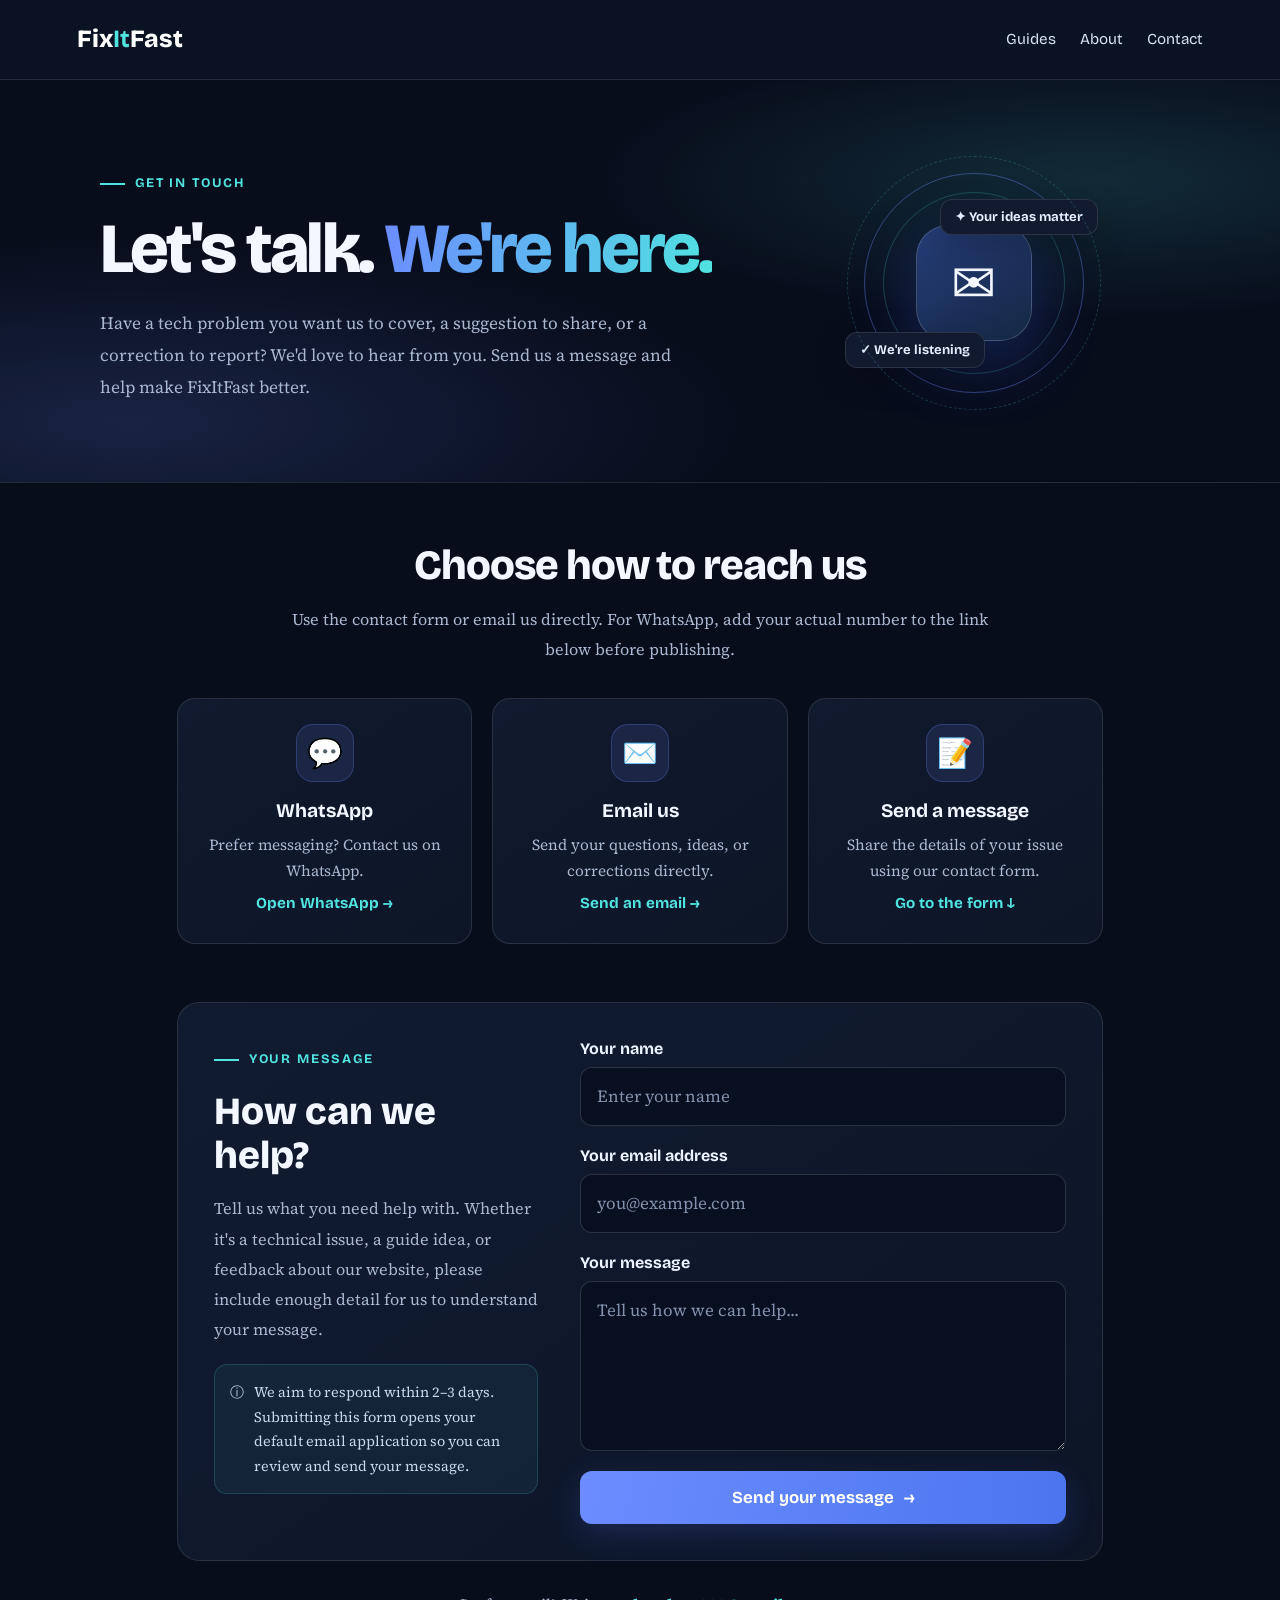
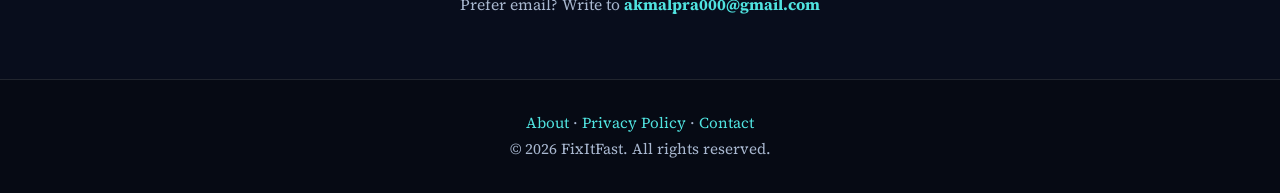
<file: contact.html>
<!DOCTYPE html>
<html lang="en">
<head>
  <meta charset="utf-8">
  <meta name="viewport" content="width=device-width, initial-scale=1">
  <title>Contact FixItFast | We're Here to Help</title>
  <meta name="description" content="Contact FixItFast with your tech questions, guide suggestions, feedback, or corrections.">

  <link rel="stylesheet" href="https://fonts.googleapis.com/css2?family=Bricolage+Grotesque:wght@500;700;800&family=Source+Serif+4&display=swap">

  <style>
    :root {
      --bg: #080d1c;
      --panel: #111a2e;
      --panel-light: #15213a;
      --text: #f3f7ff;
      --muted: #a9b8d0;
      --blue: #6c8cff;
      --cyan: #50e3e0;
      --line: rgba(255,255,255,.11);
    }

    * {
      box-sizing: border-box;
    }

    html {
      scroll-behavior: smooth;
    }

    body {
      margin: 0;
      min-height: 100vh;
      background: var(--bg);
      color: var(--text);
      font: 18px/1.75 "Source Serif 4", Georgia, serif;
    }

    h1, h2, h3, button, nav, .logo, .eyebrow, .contact-label {
      font-family: "Bricolage Grotesque", "Segoe UI", Arial, sans-serif;
    }

    a {
      color: var(--cyan);
    }

    header {
      display: flex;
      justify-content: space-between;
      align-items: center;
      gap: 20px;
      padding: 18px 6vw;
      background: #0b1224;
      border-bottom: 1px solid var(--line);
    }

    .logo {
      color: #fff;
      font-size: 1.55rem;
      font-weight: 800;
      text-decoration: none;
      white-space: nowrap;
    }

    .logo b {
      color: var(--cyan);
    }

    nav {
      display: flex;
      align-items: center;
      gap: 24px;
    }

    nav a {
      color: #d5e0f4;
      font-size: .95rem;
      text-decoration: none;
    }

    nav a:hover {
      color: var(--cyan);
    }

    .contact-hero {
      position: relative;
      overflow: hidden;
      padding: 68px 6vw 64px;
      background:
        radial-gradient(ellipse at 85% 25%, rgba(80,227,224,.14), transparent 32%),
        radial-gradient(ellipse at 10% 85%, rgba(108,140,255,.17), transparent 38%),
        var(--bg);
      border-bottom: 1px solid var(--line);
    }

    .hero-inner {
      max-width: 1080px;
      margin: auto;
      display: grid;
      grid-template-columns: 1.2fr .8fr;
      align-items: center;
      gap: 48px;
    }

    .eyebrow {
      display: inline-flex;
      align-items: center;
      gap: 10px;
      margin-bottom: 18px;
      color: var(--cyan);
      font-size: .82rem;
      font-weight: 700;
      letter-spacing: .14em;
      text-transform: uppercase;
    }

    .eyebrow::before {
      content: "";
      width: 25px;
      height: 2px;
      background: var(--cyan);
    }

    .contact-hero h1 {
      max-width: 650px;
      margin: 0 0 22px;
      font-size: clamp(2.7rem, 5.5vw, 4.4rem);
      font-weight: 800;
      line-height: 1.04;
      letter-spacing: -.04em;
    }

    .gradient-text {
      background: linear-gradient(100deg, var(--blue), var(--cyan));
      -webkit-background-clip: text;
      background-clip: text;
      color: transparent;
    }

    .hero-description {
      max-width: 580px;
      margin: 0;
      color: var(--muted);
      font-size: 1.08rem;
      line-height: 1.85;
    }

    .hero-art {
      display: grid;
      place-items: center;
      min-height: 270px;
    }

    .orbit {
      position: relative;
      display: grid;
      place-items: center;
      width: 220px;
      height: 220px;
      border: 1px solid rgba(108,140,255,.4);
      border-radius: 50%;
      animation: float 5s ease-in-out infinite;
    }

    .orbit::before,
    .orbit::after {
      position: absolute;
      content: "";
      border: 1px solid rgba(80,227,224,.22);
      border-radius: 50%;
    }

    .orbit::before {
      inset: 18px;
    }

    .orbit::after {
      inset: -18px;
      border-style: dashed;
      animation: spin 24s linear infinite;
    }

    .hero-icon {
      display: grid;
      place-items: center;
      width: 116px;
      height: 116px;
      border: 1px solid rgba(255,255,255,.17);
      border-radius: 32px;
      background: linear-gradient(145deg, #263d79, #142844);
      box-shadow: 0 20px 65px rgba(57,103,255,.28);
      font-size: 3.4rem;
    }

    .float-tag {
      position: absolute;
      padding: 9px 14px;
      border: 1px solid var(--line);
      border-radius: 12px;
      background: var(--panel);
      color: #e5edff;
      font: 700 .82rem "Bricolage Grotesque", sans-serif;
      box-shadow: 0 10px 35px rgba(0,0,0,.2);
    }

    .tag-one {
      top: 25px;
      right: -15px;
    }

    .tag-two {
      bottom: 24px;
      left: -20px;
    }

    .contact-main {
      width: min(1080px, 100%);
      margin: auto;
      padding: 58px 6vw 25px;
    }

    .section-heading {
      max-width: 720px;
      margin: 0 auto 30px;
      text-align: center;
    }

    .section-heading h2 {
      margin: 0 0 14px;
      font-size: clamp(1.9rem, 3.5vw, 2.6rem);
      font-weight: 800;
      line-height: 1.2;
      letter-spacing: -.025em;
    }

    .section-heading p {
      margin: 0;
      color: var(--muted);
      font-size: 1.02rem;
      line-height: 1.8;
    }

    .contact-grid {
      display: grid;
      grid-template-columns: repeat(3, minmax(0, 1fr));
      gap: 20px;
      margin: 34px 0 58px;
    }

    .contact-card {
      min-width: 0;
      min-height: 190px;
      padding: 25px 22px;
      border: 1px solid var(--line);
      border-radius: 18px;
      background: linear-gradient(145deg, var(--panel), #0d1527);
      text-align: center;
      transition: transform .25s ease, border-color .25s ease;
    }

    .contact-card:hover {
      transform: translateY(-5px);
      border-color: rgba(80,227,224,.45);
    }

    .contact-icon {
      display: grid;
      place-items: center;
      width: 58px;
      height: 58px;
      margin: 0 auto 17px;
      border: 1px solid rgba(108,140,255,.25);
      border-radius: 17px;
      background: rgba(108,140,255,.12);
      font-size: 1.8rem;
      animation: icon-float 3s ease-in-out infinite;
    }

    .contact-card:nth-child(2) .contact-icon {
      animation-delay: .3s;
    }

    .contact-card:nth-child(3) .contact-icon {
      animation-delay: .6s;
    }

    .contact-card h3 {
      margin: 0 0 8px;
      font-size: 1.2rem;
      line-height: 1.3;
    }

    .contact-card p {
      margin: 0;
      color: var(--muted);
      font-size: .96rem;
      line-height: 1.7;
      overflow-wrap: anywhere;
    }

    .contact-card a {
      display: inline-block;
      margin-top: 10px;
      font: 700 .95rem "Bricolage Grotesque", sans-serif;
      text-decoration: none;
      overflow-wrap: anywhere;
    }

    .form-panel {
      display: grid;
      grid-template-columns: .8fr 1.2fr;
      gap: 42px;
      align-items: start;
      padding: 36px;
      margin-bottom: 30px;
      border: 1px solid var(--line);
      border-radius: 22px;
      background: linear-gradient(145deg, #111b30, #0d1527);
    }

    .form-intro h2 {
      margin: 0 0 16px;
      font-size: clamp(1.9rem, 3vw, 2.5rem);
      line-height: 1.15;
      font-weight: 800;
    }

    .form-intro p {
      margin: 0 0 20px;
      color: var(--muted);
      font-size: 1.02rem;
      line-height: 1.85;
    }

    .response-note {
      display: flex;
      align-items: flex-start;
      gap: 10px;
      padding: 15px;
      border: 1px solid rgba(80,227,224,.18);
      border-radius: 13px;
      background: rgba(80,227,224,.06);
      color: #c8d8ed;
      font-size: .9rem;
      line-height: 1.7;
    }

    .contact-form {
      display: grid;
      gap: 20px;
      min-width: 0;
    }

    .field {
      display: grid;
      gap: 9px;
    }

    .field label {
      color: #edf3ff;
      font: 700 1rem "Bricolage Grotesque", sans-serif;
    }

    .field input,
    .field textarea {
      width: 100%;
      min-width: 0;
      padding: 15px 16px;
      border: 1px solid rgba(255,255,255,.14);
      border-radius: 12px;
      outline: none;
      background: #080f20;
      color: var(--text);
      font: 17px/1.6 "Source Serif 4", Georgia, serif;
      transition: border-color .2s ease, box-shadow .2s ease;
    }

    .field input::placeholder,
    .field textarea::placeholder {
      color: #8292ad;
    }

    .field input:focus,
    .field textarea:focus {
      border-color: var(--cyan);
      box-shadow: 0 0 0 3px rgba(80,227,224,.1);
    }

    .field textarea {
      min-height: 170px;
      resize: vertical;
    }

    .submit-button {
      display: inline-flex;
      justify-content: center;
      align-items: center;
      gap: 10px;
      width: 100%;
      padding: 16px 22px;
      border: 0;
      border-radius: 12px;
      background: linear-gradient(100deg, var(--blue), #4b75ef);
      color: #fff;
      cursor: pointer;
      font: 700 1.05rem "Bricolage Grotesque", sans-serif;
      box-shadow: 0 10px 30px rgba(76,112,240,.2);
      transition: transform .2s ease, filter .2s ease;
    }

    .submit-button:hover {
      transform: translateY(-2px);
      filter: brightness(1.08);
    }

    .direct-email {
      margin: 25px 0 0;
      color: var(--muted);
      text-align: center;
      font-size: .98rem;
      overflow-wrap: anywhere;
    }

    .direct-email a {
      font-weight: 700;
      text-decoration: none;
    }

    footer {
      margin-top: 35px;
      padding: 30px 6vw;
      border-top: 1px solid var(--line);
      background: #060a14;
      color: var(--muted);
      text-align: center;
      font-size: .95rem;
    }

    footer a {
      color: var(--cyan);
      text-decoration: none;
    }

    footer a:hover {
      text-decoration: underline;
    }

    a:focus-visible,
    button:focus-visible {
      outline: 3px solid var(--cyan);
      outline-offset: 4px;
    }

    @keyframes float {
      0%, 100% { transform: translateY(0); }
      50% { transform: translateY(-10px); }
    }

    @keyframes spin {
      to { transform: rotate(360deg); }
    }

    @keyframes icon-float {
      0%, 100% { transform: translateY(0); }
      50% { transform: translateY(-4px); }
    }

    @media (max-width: 800px) {
      .hero-inner {
        grid-template-columns: 1fr;
        gap: 24px;
      }

      .hero-art {
        min-height: 230px;
      }

      .contact-grid {
        grid-template-columns: 1fr;
      }

      .contact-card {
        min-height: auto;
        padding: 25px;
      }

      .form-panel {
        grid-template-columns: 1fr;
        gap: 28px;
        padding: 28px;
      }
    }

    @media (max-width: 520px) {
      body {
        font-size: 17px;
      }

      header {
        padding: 16px 5vw;
        gap: 12px;
      }

      .logo {
        font-size: 1.3rem;
      }

      nav {
        gap: 13px;
      }

      nav a {
        font-size: .84rem;
      }

      .contact-hero {
        padding: 48px 6vw 40px;
      }

      .contact-hero h1 {
        font-size: clamp(2.35rem, 10vw, 3rem);
      }

      .hero-description {
        font-size: 1rem;
      }

      .orbit {
        width: 175px;
        height: 175px;
      }

      .hero-icon {
        width: 94px;
        height: 94px;
        border-radius: 26px;
        font-size: 2.8rem;
      }

      .tag-one {
        right: -8px;
      }

      .tag-two {
        left: -12px;
      }

      .contact-main {
        padding: 42px 5vw 20px;
      }

      .form-panel {
        padding: 22px 18px;
      }

      .field input,
      .field textarea {
        font-size: 16px;
      }
    }

    @media (prefers-reduced-motion: reduce) {
      *, *::before, *::after {
        animation-duration: .01ms !important;
        animation-iteration-count: 1 !important;
        scroll-behavior: auto !important;
        transition-duration: .01ms !important;
      }
    }
  </style>
</head>

<body>
  <header>
    <a class="logo" href="index.html">Fix<b>It</b>Fast</a>
    <nav aria-label="Main navigation">
      <a href="index.html#guides">Guides</a>
      <a href="about.html">About</a>
      <a href="contact.html" aria-current="page">Contact</a>
    </nav>
  </header>

  <section class="contact-hero">
    <div class="hero-inner">
      <div>
        <div class="eyebrow">Get in touch</div>
        <h1>Let's talk. <span class="gradient-text">We're here.</span></h1>
        <p class="hero-description">
          Have a tech problem you want us to cover, a suggestion to share, or
          a correction to report? We'd love to hear from you. Send us a message
          and help make FixItFast better.
        </p>
      </div>

      <div class="hero-art" aria-hidden="true">
        <div class="orbit">
          <div class="hero-icon">✉</div>
          <div class="float-tag tag-one">✦ Your ideas matter</div>
          <div class="float-tag tag-two">✓ We're listening</div>
        </div>
      </div>
    </div>
  </section>

  <main class="contact-main">
    <section>
      <div class="section-heading">
        <h2>Choose how to reach us</h2>
        <p>
          Use the contact form or email us directly. For WhatsApp, add your
          actual number to the link below before publishing.
        </p>
      </div>

      <div class="contact-grid">
        <article class="contact-card">
          <div class="contact-icon" aria-hidden="true">💬</div>
          <h3>WhatsApp</h3>
          <p>Prefer messaging? Contact us on WhatsApp.</p>
          <a href="https://wa.me/" target="_blank" rel="noopener noreferrer">
            Open WhatsApp →
          </a>
        </article>

        <article class="contact-card">
          <div class="contact-icon" aria-hidden="true">✉️</div>
          <h3>Email us</h3>
          <p>Send your questions, ideas, or corrections directly.</p>
          <a href="mailto:akmalpra000@gmail.com">
            Send an email →
          </a>
        </article>

        <article class="contact-card">
          <div class="contact-icon" aria-hidden="true">📝</div>
          <h3>Send a message</h3>
          <p>Share the details of your issue using our contact form.</p>
          <a href="#contact-form">Go to the form ↓</a>
        </article>
      </div>
    </section>

    <section class="form-panel" id="contact-form">
      <div class="form-intro">
        <div class="eyebrow">Your message</div>
        <h2>How can we help?</h2>
        <p>
          Tell us what you need help with. Whether it's a technical issue,
          a guide idea, or feedback about our website, please include enough
          detail for us to understand your message.
        </p>
        <div class="response-note">
          <span aria-hidden="true">ⓘ</span>
          <span>
            We aim to respond within 2–3 days. Submitting this form opens your
            default email application so you can review and send your message.
          </span>
        </div>
      </div>

      <form class="contact-form" id="contactForm">
        <div class="field">
          <label for="name">Your name</label>
          <input id="name" name="name" type="text"
            placeholder="Enter your name" autocomplete="name" required>
        </div>

        <div class="field">
          <label for="email">Your email address</label>
          <input id="email" name="email" type="email"
            placeholder="you@example.com" autocomplete="email" required>
        </div>

        <div class="field">
          <label for="message">Your message</label>
          <textarea id="message" name="message"
            placeholder="Tell us how we can help..." required></textarea>
        </div>

        <button class="submit-button" type="submit">
          Send your message <span aria-hidden="true">→</span>
        </button>
      </form>
    </section>

    <p class="direct-email">
      Prefer email? Write to
      <a href="mailto:akmalpra000@gmail.com">akmalpra000@gmail.com</a>
    </p>
  </main>

  <footer>
    <a href="about.html">About</a> ·
    <a href="privacy.html">Privacy Policy</a> ·
    <a href="contact.html">Contact</a>
    <br>
    © <span id="year"></span> FixItFast. All rights reserved.
  </footer>

  <script>
    document.getElementById("year").textContent = new Date().getFullYear();

    document.getElementById("contactForm").addEventListener("submit", function (event) {
      event.preventDefault();

      const name = document.getElementById("name").value.trim();
      const email = document.getElementById("email").value.trim();
      const message = document.getElementById("message").value.trim();

      const subject = "FixItFast message from " + name;
      const body =
        "Name: " + name + "\n" +
        "Reply to: " + email + "\n\n" +
        "Message:\n" + message;

      const mailto =
        "mailto:akmalpra000@gmail.com" +
        "?subject=" + encodeURIComponent(subject) +
        "&body=" + encodeURIComponent(body);

      window.location.href = mailto;
    });
  </script>
</body>
</html>
</file>
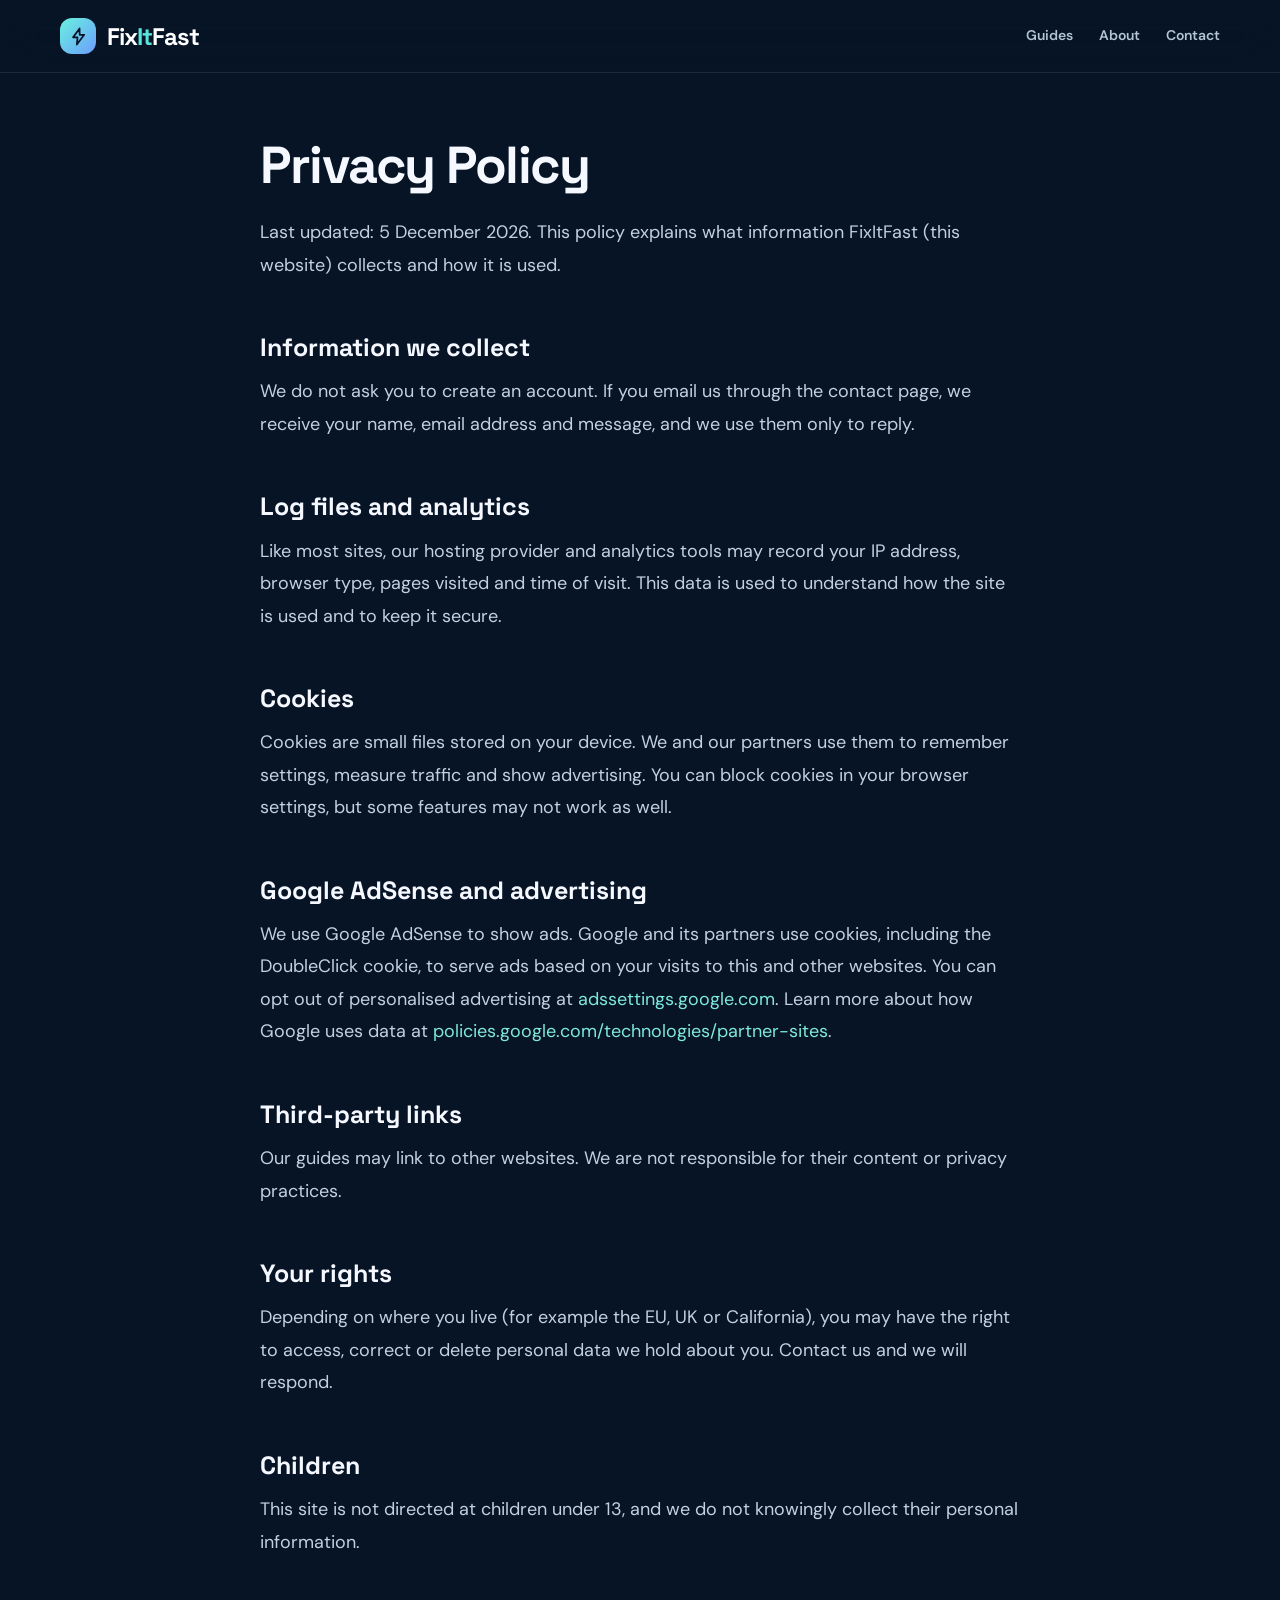
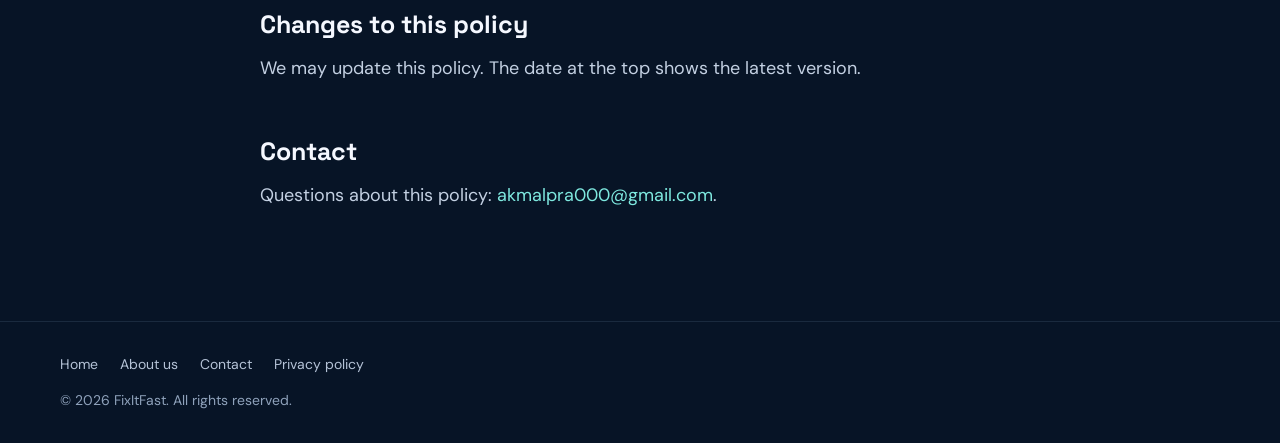
<file: privacy.html>
<!DOCTYPE html><html lang="en"><head><meta charset="utf-8"><meta name="viewport" content="width=device-width,initial-scale=1"><title>Privacy Policy – FixItFast</title><meta name="description" content="How FixItFast handles cookies, advertising and your information."><meta name="theme-color" content="#071426"><link rel="preconnect" href="https://fonts.googleapis.com"><link rel="preconnect" href="https://fonts.gstatic.com" crossorigin><link href="https://fonts.googleapis.com/css2?family=DM+Sans:wght@400;500;600;700;800&family=Space+Grotesk:wght@500;700&display=swap" rel="stylesheet"><link rel="stylesheet" href="page.css"><!-- Paste your approved Google AdSense script here --></head><body><header class="ff-header"><div class="ff-header-inner"><a class="ff-logo" href="index.html" aria-label="FixItFast home"><span class="ff-logo-mark" aria-hidden="true"><svg viewBox="0 0 24 24" fill="none"><path d="M13.2 2.8 5.8 13h5.1l-.8 8.2L18.5 10h-5.2l-.1-7.2Z" stroke="currentColor" stroke-width="2" stroke-linejoin="round"/></svg></span><span>Fix<span class="ff-brand-it">It</span>Fast</span></a><nav class="ff-nav" aria-label="Main navigation"><a href="index.html#guides">Guides</a><a href="about.html">About</a><a href="contact.html">Contact</a></nav></div></header><main class="ff-doc"><h1>Privacy Policy</h1><p>Last updated: <span id="u"></span>. This policy explains what information FixItFast (this website) collects and how it is used.</p>
<h2>Information we collect</h2><p>We do not ask you to create an account. If you email us through the contact page, we receive your name, email address and message, and we use them only to reply.</p>
<h2>Log files and analytics</h2><p>Like most sites, our hosting provider and analytics tools may record your IP address, browser type, pages visited and time of visit. This data is used to understand how the site is used and to keep it secure.</p>
<h2>Cookies</h2><p>Cookies are small files stored on your device. We and our partners use them to remember settings, measure traffic and show advertising. You can block cookies in your browser settings, but some features may not work as well.</p>
<h2>Google AdSense and advertising</h2><p>We use Google AdSense to show ads. Google and its partners use cookies, including the DoubleClick cookie, to serve ads based on your visits to this and other websites. You can opt out of personalised advertising at <a href="https://adssettings.google.com">adssettings.google.com</a>. Learn more about how Google uses data at <a href="https://policies.google.com/technologies/partner-sites">policies.google.com/technologies/partner-sites</a>.</p>
<h2>Third-party links</h2><p>Our guides may link to other websites. We are not responsible for their content or privacy practices.</p>
<h2>Your rights</h2><p>Depending on where you live (for example the EU, UK or California), you may have the right to access, correct or delete personal data we hold about you. Contact us and we will respond.</p>
<h2>Children</h2><p>This site is not directed at children under 13, and we do not knowingly collect their personal information.</p>
<h2>Changes to this policy</h2><p>We may update this policy. The date at the top shows the latest version.</p>
<h2>Contact</h2><p>Questions about this policy: <a href="mailto:akmalpra000@gmail.com">akmalpra000@gmail.com</a>.</p><script>document.getElementById("u").textContent=new Date().toLocaleDateString("en-GB",{day:"numeric",month:"long",year:"numeric"})</script></main><footer class="ff-footer"><div class="ff-shell"><nav><a href="index.html">Home</a><a href="about.html">About us</a><a href="contact.html">Contact</a><a href="privacy.html">Privacy policy</a></nav><p>© <span id="y"></span> FixItFast. All rights reserved.</p></div></footer><script>document.getElementById("y").textContent=new Date().getFullYear()</script></body></html>
</file>
<file: style.css>
:root{--bg:#F4F8FA;--ink:#0F2A3D;--mut:#5B7385;--acc:#FFB400;--teal:#0E7C86;--card:#fff;--line:#D9E4EA}
*{box-sizing:border-box}html{scroll-behavior:smooth}
body{margin:0;background:var(--bg);color:var(--ink);font:18px/1.7 "Source Serif 4",Georgia,serif}
h1,h2,h3,.logo,button,.chip,nav a{font-family:"Bricolage Grotesque","Segoe UI",Arial,sans-serif}
a{color:var(--teal)}
header{display:flex;justify-content:space-between;align-items:center;padding:16px 6vw;background:var(--ink)}
.logo{color:#fff;font-weight:800;font-size:1.4rem;text-decoration:none}.logo b{color:var(--acc)}
nav a{color:#CFE0EA;margin-left:20px;text-decoration:none;font-size:.95rem}
.hero{background:var(--ink);color:#fff;padding:56px 6vw 72px;border-bottom:8px solid var(--acc)}
.hero h1{font-size:clamp(2.2rem,6vw,4rem);line-height:1.05;margin:0 0 14px;max-width:16ch;letter-spacing:-.02em}
.hero p{color:#CFE0EA;max-width:52ch;margin:0 0 26px}
.search{display:flex;max-width:560px;border-radius:10px;overflow:hidden;box-shadow:0 0 0 3px var(--acc)}
.search input{flex:1;padding:16px;font-size:1rem;border:0;outline:0}
.search button{background:var(--acc);border:0;padding:0 22px;font-weight:700;color:var(--ink)}
main{padding:36px 6vw}.chips{display:flex;gap:10px;flex-wrap:wrap;margin-bottom:26px}
.chip{border:2px solid var(--ink);background:none;border-radius:99px;padding:6px 16px;cursor:pointer;font-size:.9rem;color:var(--ink)}
.chip.on{background:var(--ink);color:#fff}
.grid{display:grid;grid-template-columns:repeat(auto-fill,minmax(290px,1fr));gap:22px}
.card{background:var(--card);border-left:6px solid var(--acc);padding:20px 22px;text-decoration:none;color:var(--ink);display:block;border-radius:4px 12px 12px 4px}
.card:hover{border-left-color:var(--teal)}
.card h3{margin:0 0 8px;font-size:1.2rem;line-height:1.25}.card p{margin:0;color:var(--mut);font-size:.95rem;line-height:1.5}
.meta{font:.8rem "Bricolage Grotesque",sans-serif;color:var(--teal);margin-bottom:6px;display:block}
.ad{margin:30px 0;padding:22px;border:2px dashed var(--line);text-align:center;color:var(--mut);font-size:.85rem}
article{max-width:720px;margin:0 auto;padding:40px 6vw}
article h1{font-size:clamp(2rem,5vw,3rem);line-height:1.1;margin:.2em 0}
article h2{margin-top:1.8em;font-size:1.5rem}
.steps li{margin-bottom:.6em}
section.page{max-width:720px;margin:50px auto 0}
footer{background:var(--ink);color:#CFE0EA;padding:30px 6vw;font-size:.9rem;margin-top:50px}
footer a{color:var(--acc)}
:focus-visible{outline:3px solid var(--acc);outline-offset:2px}
@media(max-width:560px){nav a{margin-left:12px}}
</file>
<file: page.css>
*{box-sizing:border-box}html{scroll-behavior:smooth}
body{margin:0;background:#071426;color:#e6edf8;font:18px/1.8 "DM Sans",system-ui,sans-serif;-webkit-font-smoothing:antialiased}
a{color:#7ee8df;text-decoration:none}a:hover{text-decoration:underline}
.ff-shell,.ff-header-inner{width:min(1160px,calc(100% - 44px));margin-inline:auto}
.ff-header{position:sticky;top:0;z-index:20;background:rgba(7,20,38,.9);backdrop-filter:blur(18px);border-bottom:1px solid rgba(166,195,235,.12)}
.ff-header-inner{min-height:72px;display:flex;align-items:center;justify-content:space-between;gap:20px}
.ff-logo{display:inline-flex;align-items:center;gap:11px;color:#fff;font:700 24px "Space Grotesk",sans-serif;letter-spacing:-1px}.ff-logo:hover{text-decoration:none}
.ff-logo-mark{width:36px;height:36px;display:grid;place-items:center;border-radius:12px;color:#071426;background:linear-gradient(135deg,#68f2dc,#6c9dff)}
.ff-logo-mark svg{width:21px;height:21px}.ff-brand-it{color:#57e5dc}
.ff-nav{display:flex;gap:26px}.ff-nav a{color:#b5c3d7;font-size:14px;font-weight:600}.ff-nav a:hover{color:#fff;text-decoration:none}
.ff-doc{width:min(760px,calc(100% - 44px));margin:0 auto;padding:54px 0 30px}
.ff-doc h1{font:700 clamp(32px,5.5vw,52px)/1.1 "Space Grotesk",sans-serif;letter-spacing:-1.5px;margin:10px 0 22px;color:#f5f8ff}
.ff-doc h2{font:700 25px "Space Grotesk",sans-serif;margin:2em 0 .5em;color:#f5f8ff}
.ff-doc p{color:#c3d0e2;margin:0 0 1.1em}
.ff-tag{display:inline-block;padding:6px 12px;border:1px solid rgba(87,229,220,.25);border-radius:99px;background:rgba(87,229,220,.07);color:#a6f7ee;font-size:12px;font-weight:800;letter-spacing:1.2px;text-transform:uppercase}
.ff-date{margin-left:12px;color:#8fa2bb;font-size:14px}
.steps{padding-left:0;list-style:none;counter-reset:s}
.steps li{counter-increment:s;position:relative;margin:0 0 12px;padding:16px 18px 16px 62px;background:#0c1c31;border:1px solid rgba(166,195,235,.14);border-radius:14px;color:#dbe6f5}
.steps li::before{content:counter(s);position:absolute;left:16px;top:14px;width:32px;height:32px;display:grid;place-items:center;border-radius:10px;background:linear-gradient(135deg,#68f2dc,#6c9dff);color:#071426;font-weight:800}
.ff-ad{margin:30px 0;padding:24px;border:1px dashed rgba(166,195,235,.25);border-radius:14px;text-align:center;color:#7f93ad;font-size:13px}
.ff-more{margin-top:46px;padding-top:10px;border-top:1px solid rgba(166,195,235,.14)}
.ff-more a{display:block;padding:14px 18px;margin-bottom:10px;background:#0c1c31;border:1px solid rgba(166,195,235,.14);border-radius:12px;color:#f2f6ff;font-weight:600}
.ff-more a:hover{border-color:#57e5dc;text-decoration:none}
.ff-footer{margin-top:60px;padding:30px 0;border-top:1px solid rgba(166,195,235,.12);color:#8fa2bb;font-size:14px}
.ff-footer nav{display:flex;gap:22px;flex-wrap:wrap;margin-bottom:10px}.ff-footer a{color:#b5c3d7}.ff-footer p{margin:0}
:focus-visible{outline:3px solid #57e5dc;outline-offset:2px}
@media(max-width:560px){.ff-nav{gap:14px}.ff-nav a{font-size:13px}.ff-doc{padding-top:36px}}
</file>
